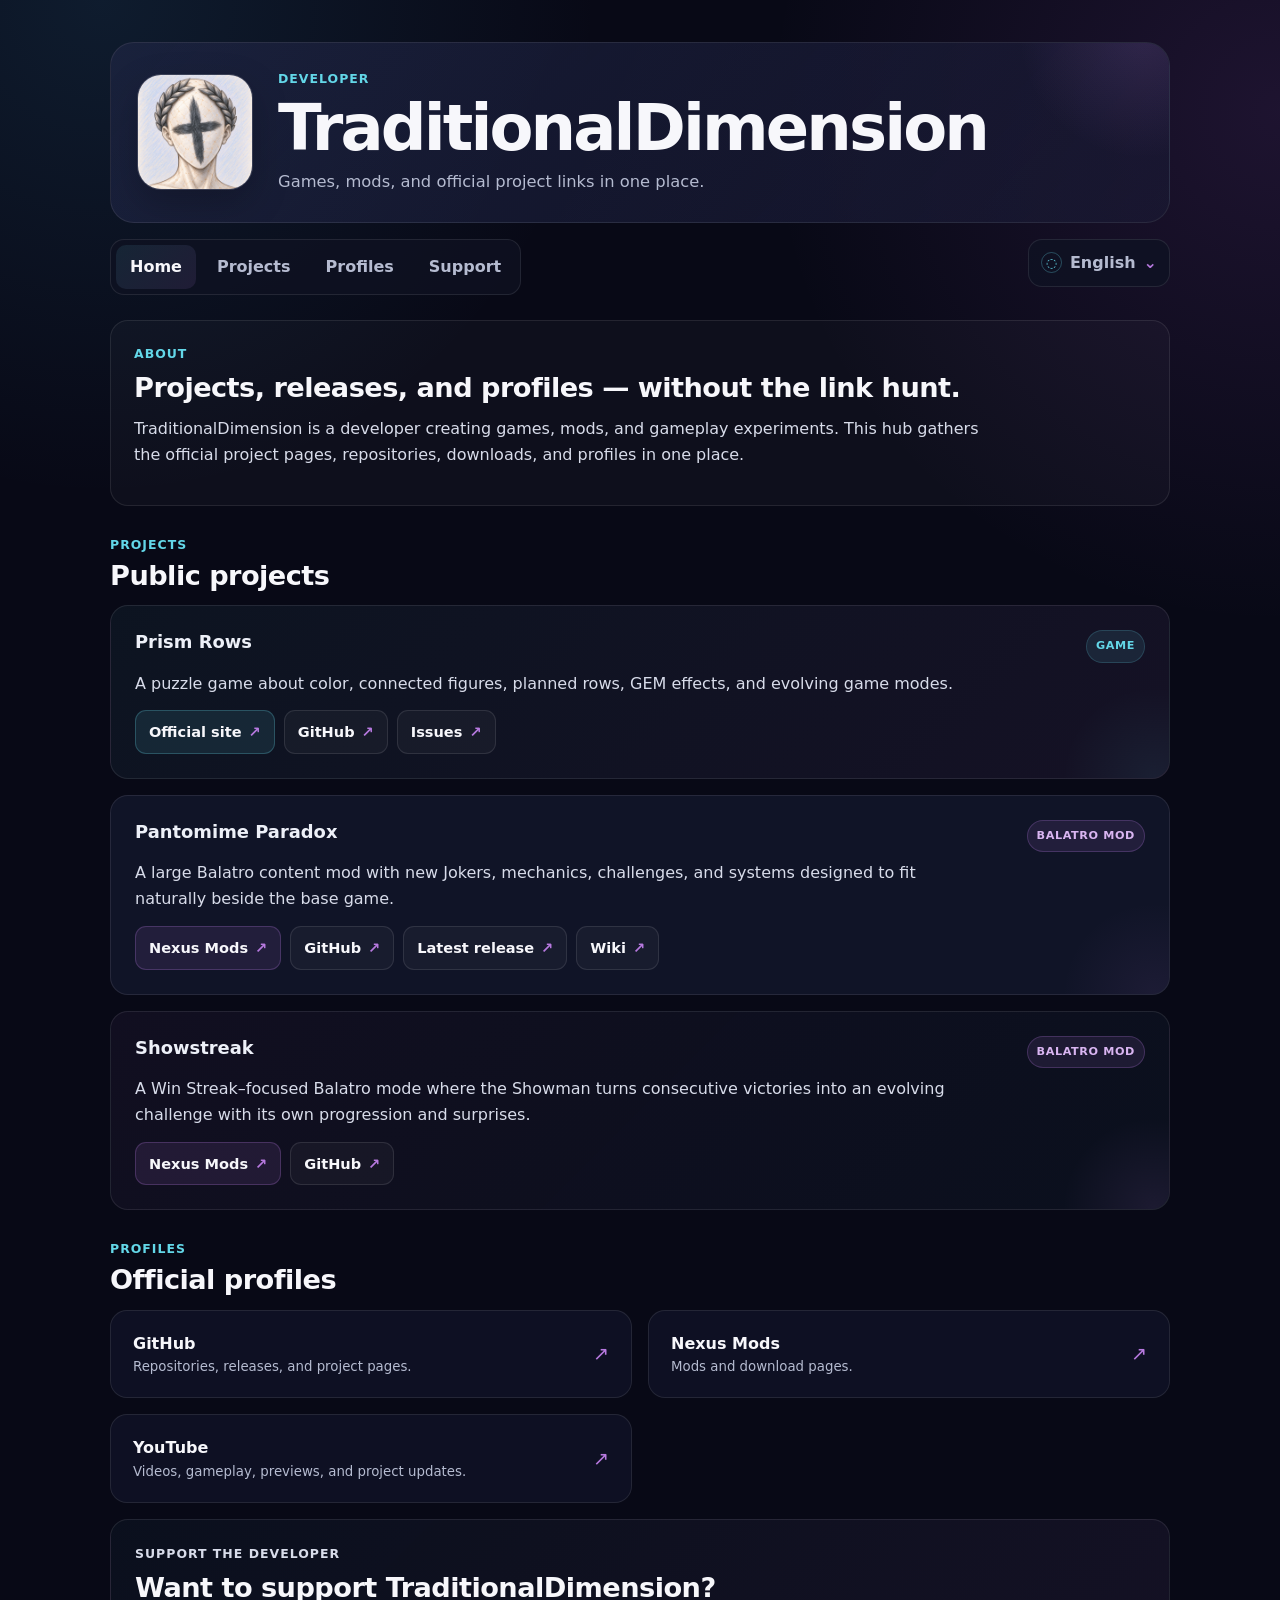
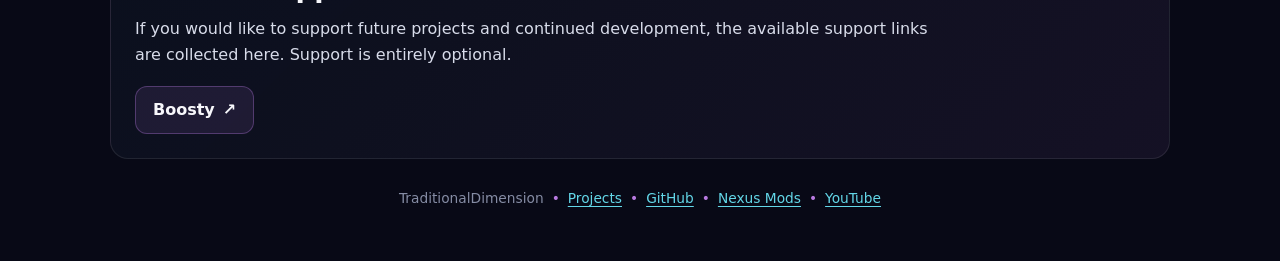
<file: index.html>
<!doctype html>
<html lang="en">
<head>
  <meta charset="utf-8">
  <meta name="viewport" content="width=device-width, initial-scale=1">
  <meta name="description" content="TraditionalDimension — official projects, profiles, and links.">
  <meta name="theme-color" content="#080916">
  <title>TraditionalDimension</title>
  <link rel="canonical" href="https://traditionaldimension.github.io/">
  <link rel="alternate" hreflang="en" href="https://traditionaldimension.github.io/">
  <link rel="alternate" hreflang="de" href="https://traditionaldimension.github.io/index-de.html">
  <link rel="alternate" hreflang="fr" href="https://traditionaldimension.github.io/index-fr.html">
  <link rel="alternate" hreflang="pl" href="https://traditionaldimension.github.io/index-pl.html">
  <link rel="alternate" hreflang="ru" href="https://traditionaldimension.github.io/index-ru.html">
  <link rel="alternate" hreflang="zh-Hans" href="https://traditionaldimension.github.io/index-zh.html">
  <link rel="alternate" hreflang="tr" href="https://traditionaldimension.github.io/index-tr.html">
  <link rel="alternate" hreflang="es" href="https://traditionaldimension.github.io/index-es.html">
  <link rel="alternate" hreflang="pt" href="https://traditionaldimension.github.io/index-pt.html">
  <link rel="alternate" hreflang="x-default" href="https://traditionaldimension.github.io/">
  <meta property="og:title" content="TraditionalDimension">
  <meta property="og:description" content="Games, mods, and official project links in one place.">
  <meta property="og:type" content="website">
  <meta property="og:url" content="https://traditionaldimension.github.io/">
  <meta property="og:image" content="https://traditionaldimension.github.io/traditionaldimension-icon-r3.png">
  <link rel="icon" href="traditionaldimension-icon-r3.png" type="image/png">
  <link rel="apple-touch-icon" href="traditionaldimension-icon-r3.png">
  <link rel="stylesheet" href="styles-r3.css">
</head>
<body>
<main class="shell">
  <header class="hero" id="home">
    <img class="author-icon" src="traditionaldimension-icon-r3.png" alt="TraditionalDimension" width="116" height="116">
    <div class="hero-copy">
      <p class="eyebrow">Developer</p>
      <h1>TraditionalDimension</h1>
      <p class="tagline">Games, mods, and official project links in one place.</p>
    </div>
  </header>
  <div class="page-bar">
    <nav class="nav" aria-label="Navigation">
      <a class="nav-link active" href="#home">Home</a>
      <a class="nav-link" href="#projects">Projects</a>
      <a class="nav-link" href="#profiles">Profiles</a>
      <a class="nav-link" href="#support">Support</a>
    </nav>
    <details class="language-menu">
      <summary aria-label="Language"><span class="globe" aria-hidden="true">◌</span>English<span class="menu-chevron" aria-hidden="true">⌄</span></summary>
      <div class="language-popover">
        <a class="current" aria-current="true" href="index.html" hreflang="en">English</a>
        <a href="index-de.html" hreflang="de">Deutsch</a>
        <a href="index-fr.html" hreflang="fr">Français</a>
        <a href="index-pl.html" hreflang="pl">Polski</a>
        <a href="index-ru.html" hreflang="ru">Русский</a>
        <a href="index-zh.html" hreflang="zh-Hans">中文</a>
        <a href="index-tr.html" hreflang="tr">Türkçe</a>
        <a href="index-es.html" hreflang="es">Español</a>
        <a href="index-pt.html" hreflang="pt">Português</a>
      </div>
    </details>
  </div>
  <section class="intro">
    <p class="section-kicker">About</p>
    <h2>Projects, releases, and profiles — without the link hunt.</h2>
    <p>TraditionalDimension is a developer creating games, mods, and gameplay experiments. This hub gathers the official project pages, repositories, downloads, and profiles in one place.</p>
  </section>

  <div class="section-head" id="projects">
    <p class="section-kicker">Projects</p>
    <h2>Public projects</h2>
  </div>
  <section class="project-grid" aria-label="Public projects">
    <article class="project-card featured prism-card">
      <div class="project-top">
        <div><h3>Prism Rows</h3></div>
        <span class="project-kind">Game</span>
      </div>
      <p>A puzzle game about color, connected figures, planned rows, GEM effects, and evolving game modes.</p>
      <div class="project-links">
        <a class="project-link primary" href="https://traditionaldimension.github.io/prism-rows/">Official site <span class="ext" aria-hidden="true">↗</span></a>
        <a class="project-link" href="https://github.com/TraditionalDimension/prism-rows">GitHub <span class="ext" aria-hidden="true">↗</span></a>
        <a class="project-link" href="https://github.com/TraditionalDimension/prism-rows/issues">Issues <span class="ext" aria-hidden="true">↗</span></a>
      </div>
    </article>

    <article class="project-card pantomime-card">
      <div class="project-top">
        <div><h3>Pantomime Paradox</h3></div>
        <span class="project-kind violet-kind">Balatro mod</span>
      </div>
      <p>A large Balatro content mod with new Jokers, mechanics, challenges, and systems designed to fit naturally beside the base game.</p>
      <div class="project-links">
        <a class="project-link violet" href="https://www.nexusmods.com/balatro/mods/592">Nexus Mods <span class="ext" aria-hidden="true">↗</span></a>
        <a class="project-link" href="https://github.com/TraditionalDimension/PantomimeParadox">GitHub <span class="ext" aria-hidden="true">↗</span></a>
        <a class="project-link" href="https://github.com/TraditionalDimension/PantomimeParadox/releases/latest">Latest release <span class="ext" aria-hidden="true">↗</span></a>
        <a class="project-link" href="https://balatromods.miraheze.org/wiki/Pantomime_Paradox">Wiki <span class="ext" aria-hidden="true">↗</span></a>
      </div>
    </article>

    <article class="project-card showstreak-card">
      <div class="project-top">
        <div><h3>Showstreak</h3></div>
        <span class="project-kind violet-kind">Balatro mod</span>
      </div>
      <p>A Win Streak–focused Balatro mode where the Showman turns consecutive victories into an evolving challenge with its own progression and surprises.</p>
      <div class="project-links">
        <a class="project-link violet" href="https://www.nexusmods.com/balatro/mods/947">Nexus Mods <span class="ext" aria-hidden="true">↗</span></a>
        <a class="project-link" href="https://github.com/TraditionalDimension/Showstreak">GitHub <span class="ext" aria-hidden="true">↗</span></a>
      </div>
    </article>
  </section>

  <div class="section-head" id="profiles">
    <p class="section-kicker">Profiles</p>
    <h2>Official profiles</h2>
  </div>
  <section class="profile-grid" aria-label="Official profiles">
    <a class="link-card" href="https://github.com/TraditionalDimension">
      <span><strong>GitHub</strong><small>Repositories, releases, and project pages.</small></span>
      <span class="link-arrow" aria-hidden="true">↗</span>
    </a>
    <a class="link-card" href="https://www.nexusmods.com/profile/TraditionalDimension">
      <span><strong>Nexus Mods</strong><small>Mods and download pages.</small></span>
      <span class="link-arrow" aria-hidden="true">↗</span>
    </a>
    <a class="link-card" href="https://www.youtube.com/@TraditionalDimension">
      <span><strong>YouTube</strong><small>Videos, gameplay, previews, and project updates.</small></span>
      <span class="link-arrow" aria-hidden="true">↗</span>
    </a>
  </section>

  <section class="support-card" id="support">
    <p class="section-kicker">Support the developer</p>
    <h2>Want to support TraditionalDimension?</h2>
    <p>If you would like to support future projects and continued development, the available support links are collected here. Support is entirely optional.</p>
    <div class="support-links">
      <a class="support-button" href="https://boosty.to/traditionaldimension">Boosty <span aria-hidden="true">↗</span></a>
    </div>
  </section>

  <footer>
    <span>TraditionalDimension</span><span class="dot">•</span>
    <a href="#projects">Projects</a><span class="dot">•</span>
    <a href="https://github.com/TraditionalDimension">GitHub</a><span class="dot">•</span>
    <a href="https://www.nexusmods.com/profile/TraditionalDimension">Nexus Mods</a><span class="dot">•</span>
    <a href="https://www.youtube.com/@TraditionalDimension">YouTube</a>
  </footer>
</main>
</body>
</html>
</file>
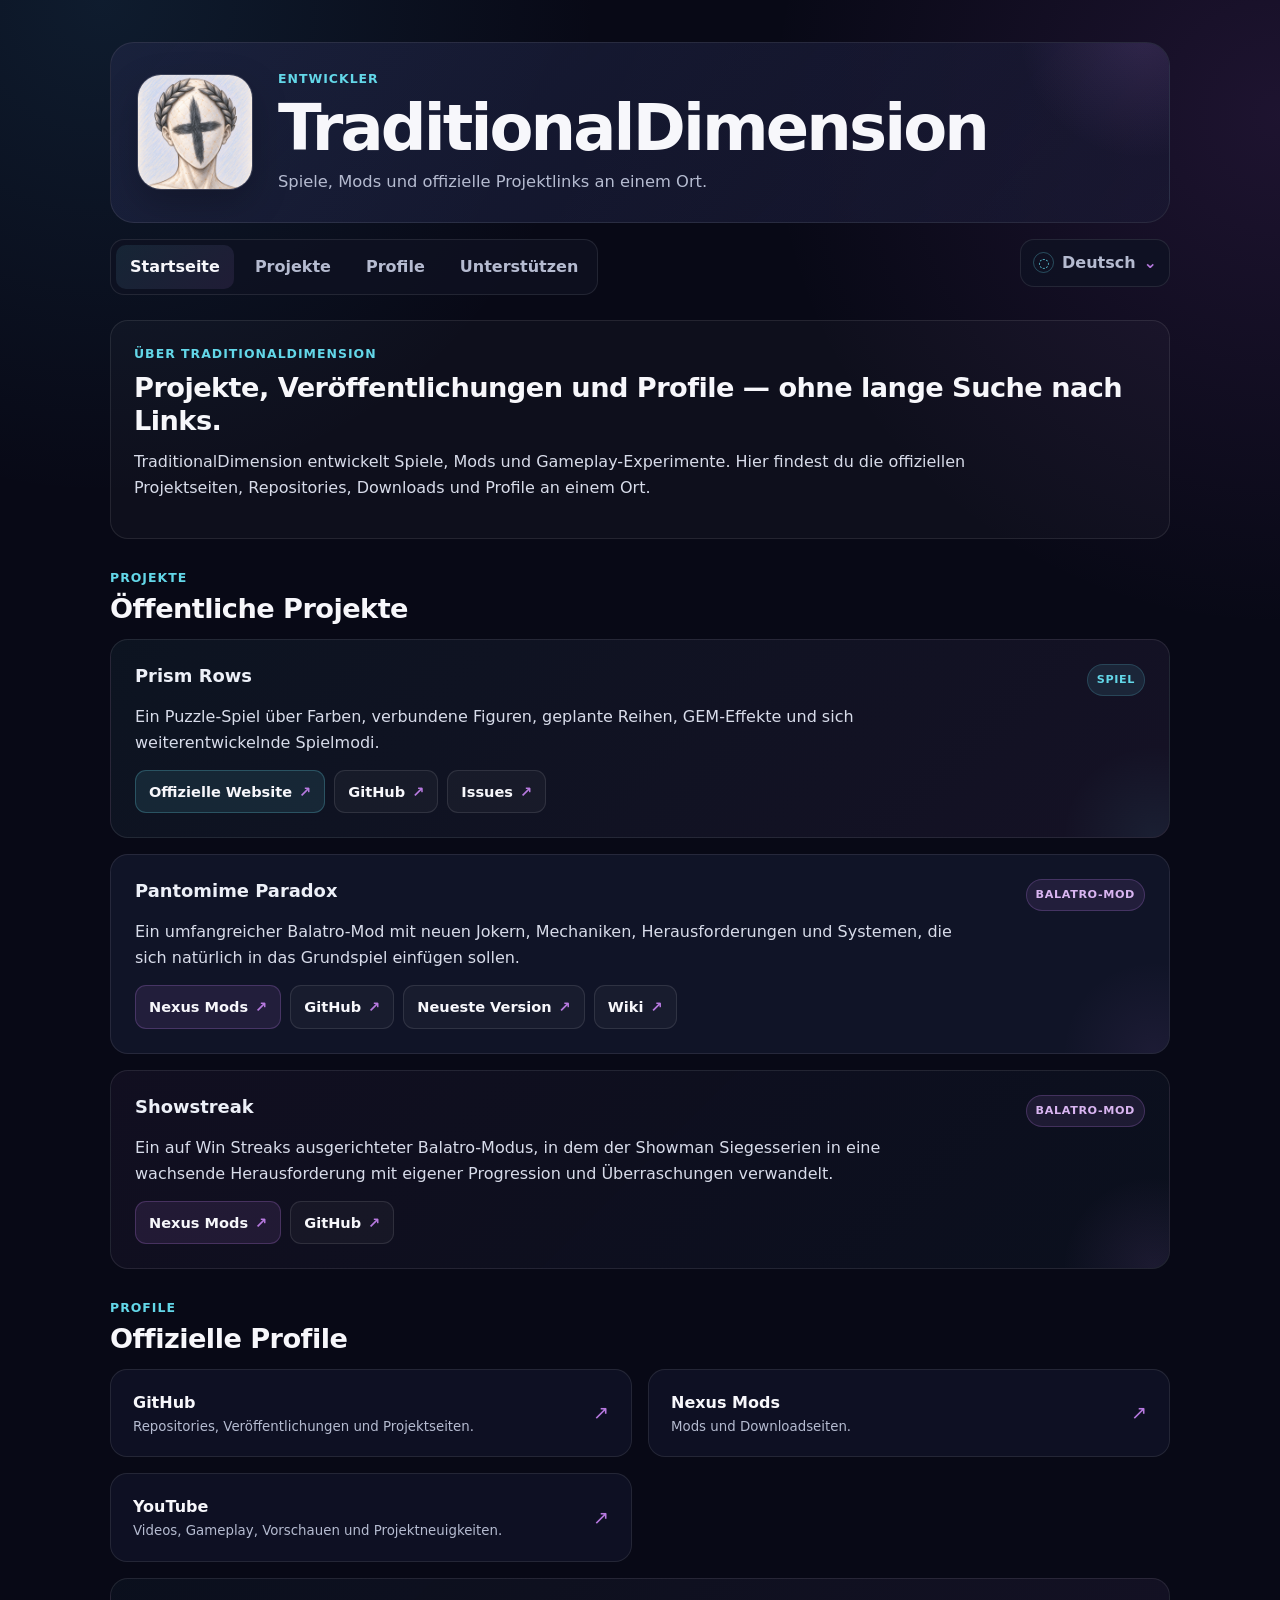
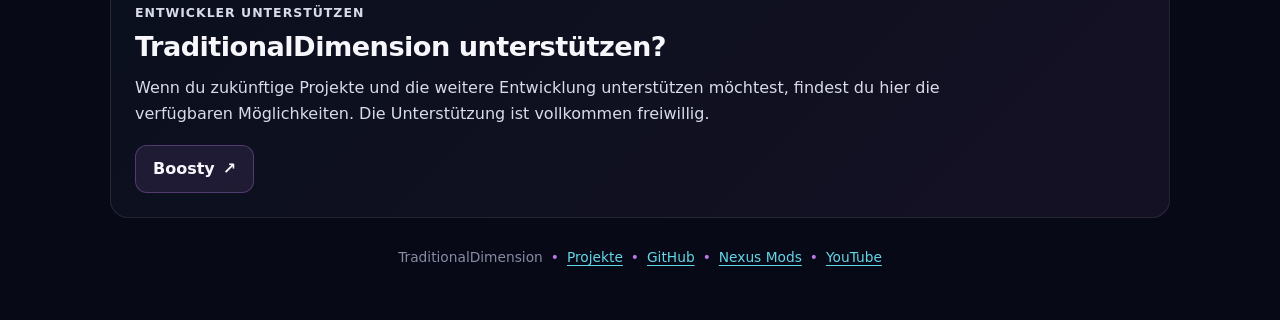
<file: index-de.html>
<!doctype html>
<html lang="de">
<head>
  <meta charset="utf-8">
  <meta name="viewport" content="width=device-width, initial-scale=1">
  <meta name="description" content="TraditionalDimension — offizielle Projekte, Profile und Links.">
  <meta name="theme-color" content="#080916">
  <title>TraditionalDimension</title>
  <link rel="canonical" href="https://traditionaldimension.github.io/index-de.html">
  <link rel="alternate" hreflang="en" href="https://traditionaldimension.github.io/">
  <link rel="alternate" hreflang="de" href="https://traditionaldimension.github.io/index-de.html">
  <link rel="alternate" hreflang="fr" href="https://traditionaldimension.github.io/index-fr.html">
  <link rel="alternate" hreflang="pl" href="https://traditionaldimension.github.io/index-pl.html">
  <link rel="alternate" hreflang="ru" href="https://traditionaldimension.github.io/index-ru.html">
  <link rel="alternate" hreflang="zh-Hans" href="https://traditionaldimension.github.io/index-zh.html">
  <link rel="alternate" hreflang="tr" href="https://traditionaldimension.github.io/index-tr.html">
  <link rel="alternate" hreflang="es" href="https://traditionaldimension.github.io/index-es.html">
  <link rel="alternate" hreflang="pt" href="https://traditionaldimension.github.io/index-pt.html">
  <link rel="alternate" hreflang="x-default" href="https://traditionaldimension.github.io/">
  <meta property="og:title" content="TraditionalDimension">
  <meta property="og:description" content="Spiele, Mods und offizielle Projektlinks an einem Ort.">
  <meta property="og:type" content="website">
  <meta property="og:url" content="https://traditionaldimension.github.io/index-de.html">
  <meta property="og:image" content="https://traditionaldimension.github.io/traditionaldimension-icon-r3.png">
  <link rel="icon" href="traditionaldimension-icon-r3.png" type="image/png">
  <link rel="apple-touch-icon" href="traditionaldimension-icon-r3.png">
  <link rel="stylesheet" href="styles-r3.css">
</head>
<body>
<main class="shell">
  <header class="hero" id="home">
    <img class="author-icon" src="traditionaldimension-icon-r3.png" alt="TraditionalDimension" width="116" height="116">
    <div class="hero-copy">
      <p class="eyebrow">Entwickler</p>
      <h1>TraditionalDimension</h1>
      <p class="tagline">Spiele, Mods und offizielle Projektlinks an einem Ort.</p>
    </div>
  </header>
  <div class="page-bar">
    <nav class="nav" aria-label="Navigation">
      <a class="nav-link active" href="#home">Startseite</a>
      <a class="nav-link" href="#projects">Projekte</a>
      <a class="nav-link" href="#profiles">Profile</a>
      <a class="nav-link" href="#support">Unterstützen</a>
    </nav>
    <details class="language-menu">
      <summary aria-label="Sprache"><span class="globe" aria-hidden="true">◌</span>Deutsch<span class="menu-chevron" aria-hidden="true">⌄</span></summary>
      <div class="language-popover">
        <a href="index.html" hreflang="en">English</a>
        <a class="current" aria-current="true" href="index-de.html" hreflang="de">Deutsch</a>
        <a href="index-fr.html" hreflang="fr">Français</a>
        <a href="index-pl.html" hreflang="pl">Polski</a>
        <a href="index-ru.html" hreflang="ru">Русский</a>
        <a href="index-zh.html" hreflang="zh-Hans">中文</a>
        <a href="index-tr.html" hreflang="tr">Türkçe</a>
        <a href="index-es.html" hreflang="es">Español</a>
        <a href="index-pt.html" hreflang="pt">Português</a>
      </div>
    </details>
  </div>
  <section class="intro">
    <p class="section-kicker">Über TraditionalDimension</p>
    <h2>Projekte, Veröffentlichungen und Profile — ohne lange Suche nach Links.</h2>
    <p>TraditionalDimension entwickelt Spiele, Mods und Gameplay-Experimente. Hier findest du die offiziellen Projektseiten, Repositories, Downloads und Profile an einem Ort.</p>
  </section>

  <div class="section-head" id="projects">
    <p class="section-kicker">Projekte</p>
    <h2>Öffentliche Projekte</h2>
  </div>
  <section class="project-grid" aria-label="Öffentliche Projekte">
    <article class="project-card featured prism-card">
      <div class="project-top">
        <div><h3>Prism Rows</h3></div>
        <span class="project-kind">Spiel</span>
      </div>
      <p>Ein Puzzle-Spiel über Farben, verbundene Figuren, geplante Reihen, GEM-Effekte und sich weiterentwickelnde Spielmodi.</p>
      <div class="project-links">
        <a class="project-link primary" href="https://traditionaldimension.github.io/prism-rows/">Offizielle Website <span class="ext" aria-hidden="true">↗</span></a>
        <a class="project-link" href="https://github.com/TraditionalDimension/prism-rows">GitHub <span class="ext" aria-hidden="true">↗</span></a>
        <a class="project-link" href="https://github.com/TraditionalDimension/prism-rows/issues">Issues <span class="ext" aria-hidden="true">↗</span></a>
      </div>
    </article>

    <article class="project-card pantomime-card">
      <div class="project-top">
        <div><h3>Pantomime Paradox</h3></div>
        <span class="project-kind violet-kind">Balatro-Mod</span>
      </div>
      <p>Ein umfangreicher Balatro-Mod mit neuen Jokern, Mechaniken, Herausforderungen und Systemen, die sich natürlich in das Grundspiel einfügen sollen.</p>
      <div class="project-links">
        <a class="project-link violet" href="https://www.nexusmods.com/balatro/mods/592">Nexus Mods <span class="ext" aria-hidden="true">↗</span></a>
        <a class="project-link" href="https://github.com/TraditionalDimension/PantomimeParadox">GitHub <span class="ext" aria-hidden="true">↗</span></a>
        <a class="project-link" href="https://github.com/TraditionalDimension/PantomimeParadox/releases/latest">Neueste Version <span class="ext" aria-hidden="true">↗</span></a>
        <a class="project-link" href="https://balatromods.miraheze.org/wiki/Pantomime_Paradox">Wiki <span class="ext" aria-hidden="true">↗</span></a>
      </div>
    </article>

    <article class="project-card showstreak-card">
      <div class="project-top">
        <div><h3>Showstreak</h3></div>
        <span class="project-kind violet-kind">Balatro-Mod</span>
      </div>
      <p>Ein auf Win Streaks ausgerichteter Balatro-Modus, in dem der Showman Siegesserien in eine wachsende Herausforderung mit eigener Progression und Überraschungen verwandelt.</p>
      <div class="project-links">
        <a class="project-link violet" href="https://www.nexusmods.com/balatro/mods/947">Nexus Mods <span class="ext" aria-hidden="true">↗</span></a>
        <a class="project-link" href="https://github.com/TraditionalDimension/Showstreak">GitHub <span class="ext" aria-hidden="true">↗</span></a>
      </div>
    </article>
  </section>

  <div class="section-head" id="profiles">
    <p class="section-kicker">Profile</p>
    <h2>Offizielle Profile</h2>
  </div>
  <section class="profile-grid" aria-label="Offizielle Profile">
    <a class="link-card" href="https://github.com/TraditionalDimension">
      <span><strong>GitHub</strong><small>Repositories, Veröffentlichungen und Projektseiten.</small></span>
      <span class="link-arrow" aria-hidden="true">↗</span>
    </a>
    <a class="link-card" href="https://www.nexusmods.com/profile/TraditionalDimension">
      <span><strong>Nexus Mods</strong><small>Mods und Downloadseiten.</small></span>
      <span class="link-arrow" aria-hidden="true">↗</span>
    </a>
    <a class="link-card" href="https://www.youtube.com/@TraditionalDimension">
      <span><strong>YouTube</strong><small>Videos, Gameplay, Vorschauen und Projektneuigkeiten.</small></span>
      <span class="link-arrow" aria-hidden="true">↗</span>
    </a>
  </section>

  <section class="support-card" id="support">
    <p class="section-kicker">Entwickler unterstützen</p>
    <h2>TraditionalDimension unterstützen?</h2>
    <p>Wenn du zukünftige Projekte und die weitere Entwicklung unterstützen möchtest, findest du hier die verfügbaren Möglichkeiten. Die Unterstützung ist vollkommen freiwillig.</p>
    <div class="support-links">
      <a class="support-button" href="https://boosty.to/traditionaldimension">Boosty <span aria-hidden="true">↗</span></a>
    </div>
  </section>

  <footer>
    <span>TraditionalDimension</span><span class="dot">•</span>
    <a href="#projects">Projekte</a><span class="dot">•</span>
    <a href="https://github.com/TraditionalDimension">GitHub</a><span class="dot">•</span>
    <a href="https://www.nexusmods.com/profile/TraditionalDimension">Nexus Mods</a><span class="dot">•</span>
    <a href="https://www.youtube.com/@TraditionalDimension">YouTube</a>
  </footer>
</main>
</body>
</html>
</file>
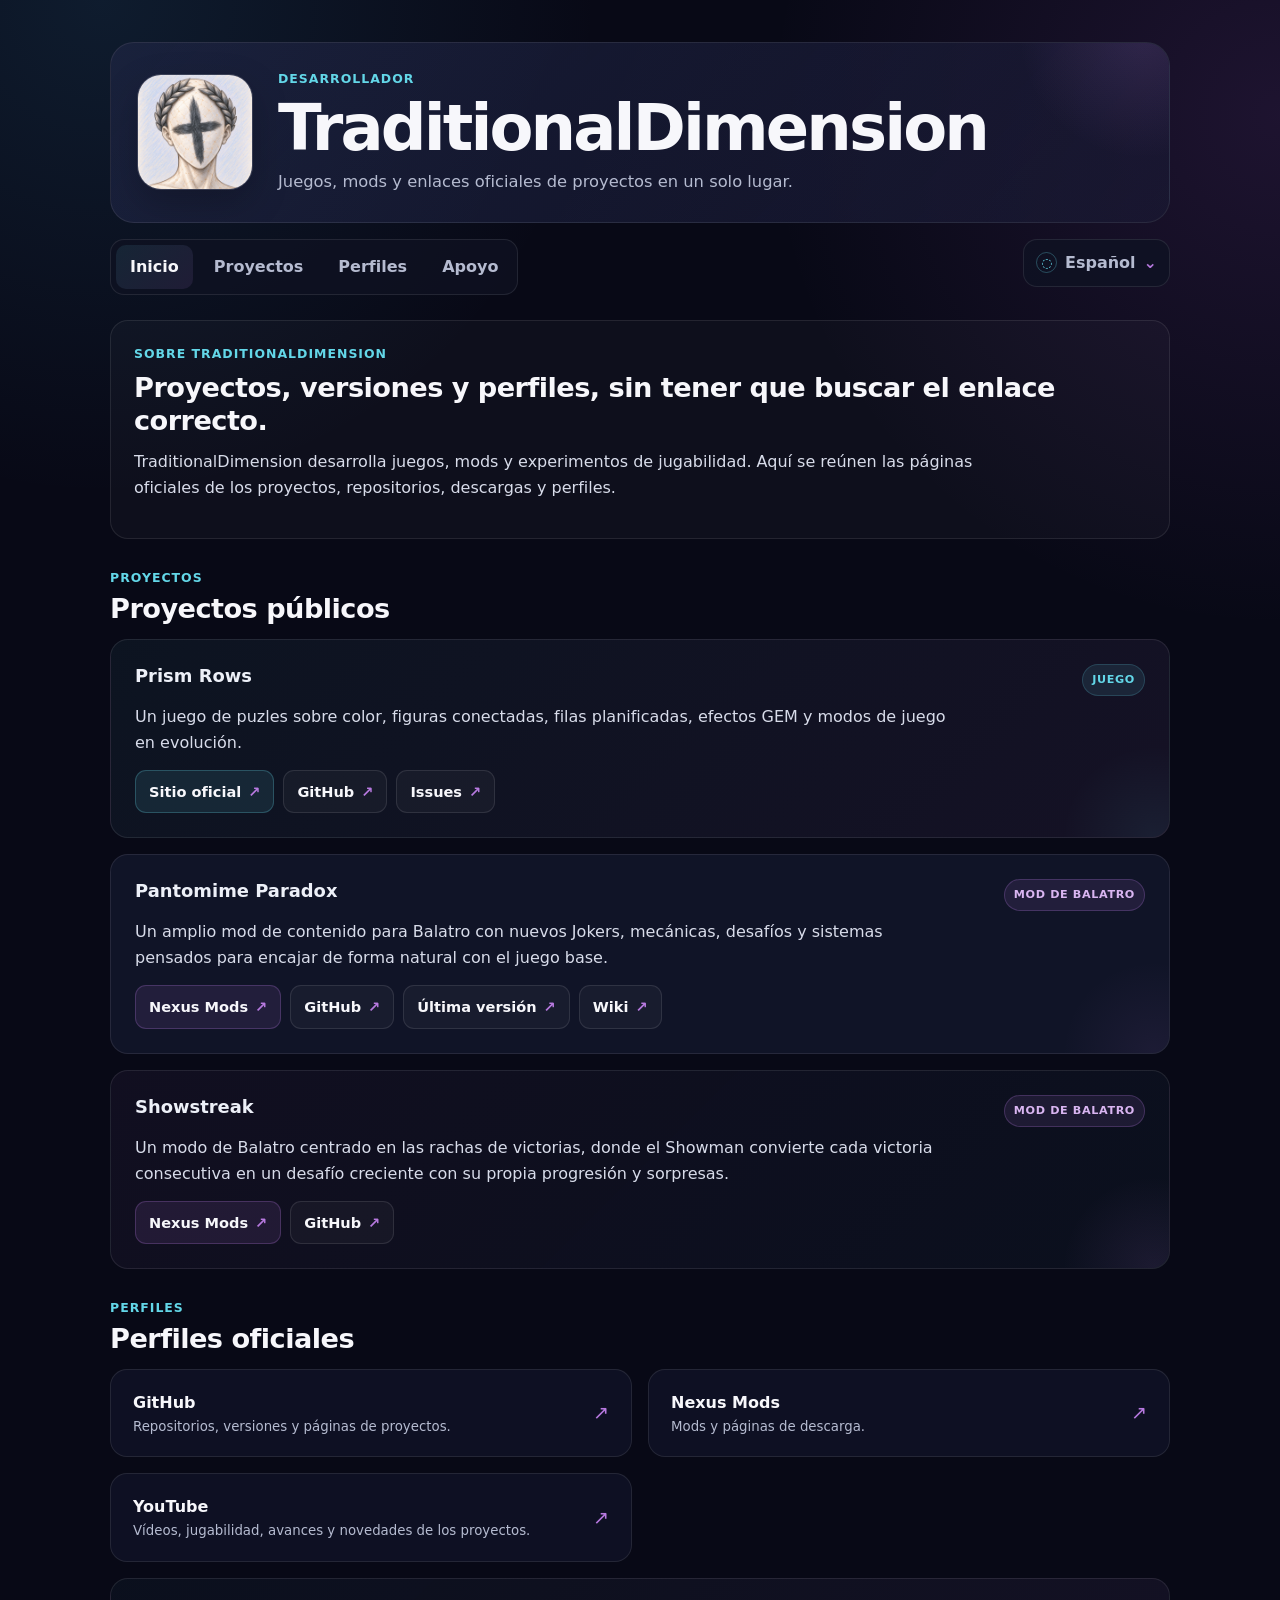
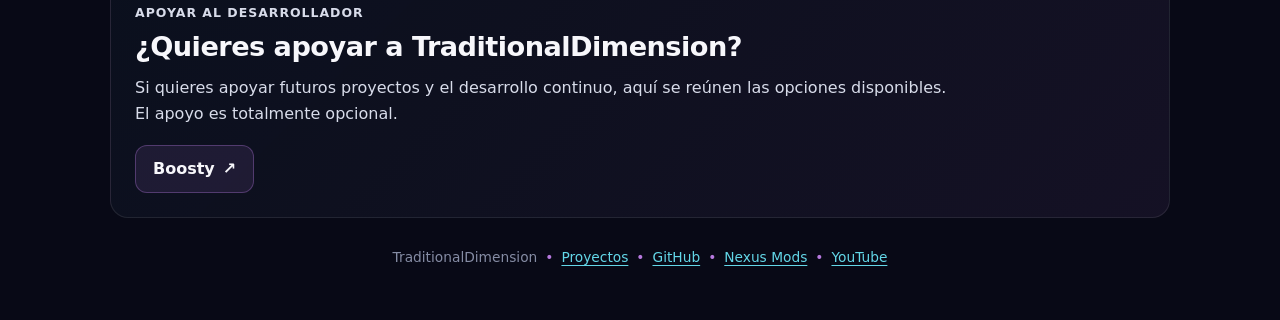
<file: index-es.html>
<!doctype html>
<html lang="es">
<head>
  <meta charset="utf-8">
  <meta name="viewport" content="width=device-width, initial-scale=1">
  <meta name="description" content="TraditionalDimension — proyectos, perfiles y enlaces oficiales.">
  <meta name="theme-color" content="#080916">
  <title>TraditionalDimension</title>
  <link rel="canonical" href="https://traditionaldimension.github.io/index-es.html">
  <link rel="alternate" hreflang="en" href="https://traditionaldimension.github.io/">
  <link rel="alternate" hreflang="de" href="https://traditionaldimension.github.io/index-de.html">
  <link rel="alternate" hreflang="fr" href="https://traditionaldimension.github.io/index-fr.html">
  <link rel="alternate" hreflang="pl" href="https://traditionaldimension.github.io/index-pl.html">
  <link rel="alternate" hreflang="ru" href="https://traditionaldimension.github.io/index-ru.html">
  <link rel="alternate" hreflang="zh-Hans" href="https://traditionaldimension.github.io/index-zh.html">
  <link rel="alternate" hreflang="tr" href="https://traditionaldimension.github.io/index-tr.html">
  <link rel="alternate" hreflang="es" href="https://traditionaldimension.github.io/index-es.html">
  <link rel="alternate" hreflang="pt" href="https://traditionaldimension.github.io/index-pt.html">
  <link rel="alternate" hreflang="x-default" href="https://traditionaldimension.github.io/">
  <meta property="og:title" content="TraditionalDimension">
  <meta property="og:description" content="Juegos, mods y enlaces oficiales de proyectos en un solo lugar.">
  <meta property="og:type" content="website">
  <meta property="og:url" content="https://traditionaldimension.github.io/index-es.html">
  <meta property="og:image" content="https://traditionaldimension.github.io/traditionaldimension-icon-r3.png">
  <link rel="icon" href="traditionaldimension-icon-r3.png" type="image/png">
  <link rel="apple-touch-icon" href="traditionaldimension-icon-r3.png">
  <link rel="stylesheet" href="styles-r3.css">
</head>
<body>
<main class="shell">
  <header class="hero" id="home">
    <img class="author-icon" src="traditionaldimension-icon-r3.png" alt="TraditionalDimension" width="116" height="116">
    <div class="hero-copy">
      <p class="eyebrow">Desarrollador</p>
      <h1>TraditionalDimension</h1>
      <p class="tagline">Juegos, mods y enlaces oficiales de proyectos en un solo lugar.</p>
    </div>
  </header>
  <div class="page-bar">
    <nav class="nav" aria-label="Navegación">
      <a class="nav-link active" href="#home">Inicio</a>
      <a class="nav-link" href="#projects">Proyectos</a>
      <a class="nav-link" href="#profiles">Perfiles</a>
      <a class="nav-link" href="#support">Apoyo</a>
    </nav>
    <details class="language-menu">
      <summary aria-label="Idioma"><span class="globe" aria-hidden="true">◌</span>Español<span class="menu-chevron" aria-hidden="true">⌄</span></summary>
      <div class="language-popover">
        <a href="index.html" hreflang="en">English</a>
        <a href="index-de.html" hreflang="de">Deutsch</a>
        <a href="index-fr.html" hreflang="fr">Français</a>
        <a href="index-pl.html" hreflang="pl">Polski</a>
        <a href="index-ru.html" hreflang="ru">Русский</a>
        <a href="index-zh.html" hreflang="zh-Hans">中文</a>
        <a href="index-tr.html" hreflang="tr">Türkçe</a>
        <a class="current" aria-current="true" href="index-es.html" hreflang="es">Español</a>
        <a href="index-pt.html" hreflang="pt">Português</a>
      </div>
    </details>
  </div>
  <section class="intro">
    <p class="section-kicker">Sobre TraditionalDimension</p>
    <h2>Proyectos, versiones y perfiles, sin tener que buscar el enlace correcto.</h2>
    <p>TraditionalDimension desarrolla juegos, mods y experimentos de jugabilidad. Aquí se reúnen las páginas oficiales de los proyectos, repositorios, descargas y perfiles.</p>
  </section>

  <div class="section-head" id="projects">
    <p class="section-kicker">Proyectos</p>
    <h2>Proyectos públicos</h2>
  </div>
  <section class="project-grid" aria-label="Proyectos públicos">
    <article class="project-card featured prism-card">
      <div class="project-top">
        <div><h3>Prism Rows</h3></div>
        <span class="project-kind">Juego</span>
      </div>
      <p>Un juego de puzles sobre color, figuras conectadas, filas planificadas, efectos GEM y modos de juego en evolución.</p>
      <div class="project-links">
        <a class="project-link primary" href="https://traditionaldimension.github.io/prism-rows/">Sitio oficial <span class="ext" aria-hidden="true">↗</span></a>
        <a class="project-link" href="https://github.com/TraditionalDimension/prism-rows">GitHub <span class="ext" aria-hidden="true">↗</span></a>
        <a class="project-link" href="https://github.com/TraditionalDimension/prism-rows/issues">Issues <span class="ext" aria-hidden="true">↗</span></a>
      </div>
    </article>

    <article class="project-card pantomime-card">
      <div class="project-top">
        <div><h3>Pantomime Paradox</h3></div>
        <span class="project-kind violet-kind">Mod de Balatro</span>
      </div>
      <p>Un amplio mod de contenido para Balatro con nuevos Jokers, mecánicas, desafíos y sistemas pensados para encajar de forma natural con el juego base.</p>
      <div class="project-links">
        <a class="project-link violet" href="https://www.nexusmods.com/balatro/mods/592">Nexus Mods <span class="ext" aria-hidden="true">↗</span></a>
        <a class="project-link" href="https://github.com/TraditionalDimension/PantomimeParadox">GitHub <span class="ext" aria-hidden="true">↗</span></a>
        <a class="project-link" href="https://github.com/TraditionalDimension/PantomimeParadox/releases/latest">Última versión <span class="ext" aria-hidden="true">↗</span></a>
        <a class="project-link" href="https://balatromods.miraheze.org/wiki/Pantomime_Paradox">Wiki <span class="ext" aria-hidden="true">↗</span></a>
      </div>
    </article>

    <article class="project-card showstreak-card">
      <div class="project-top">
        <div><h3>Showstreak</h3></div>
        <span class="project-kind violet-kind">Mod de Balatro</span>
      </div>
      <p>Un modo de Balatro centrado en las rachas de victorias, donde el Showman convierte cada victoria consecutiva en un desafío creciente con su propia progresión y sorpresas.</p>
      <div class="project-links">
        <a class="project-link violet" href="https://www.nexusmods.com/balatro/mods/947">Nexus Mods <span class="ext" aria-hidden="true">↗</span></a>
        <a class="project-link" href="https://github.com/TraditionalDimension/Showstreak">GitHub <span class="ext" aria-hidden="true">↗</span></a>
      </div>
    </article>
  </section>

  <div class="section-head" id="profiles">
    <p class="section-kicker">Perfiles</p>
    <h2>Perfiles oficiales</h2>
  </div>
  <section class="profile-grid" aria-label="Perfiles oficiales">
    <a class="link-card" href="https://github.com/TraditionalDimension">
      <span><strong>GitHub</strong><small>Repositorios, versiones y páginas de proyectos.</small></span>
      <span class="link-arrow" aria-hidden="true">↗</span>
    </a>
    <a class="link-card" href="https://www.nexusmods.com/profile/TraditionalDimension">
      <span><strong>Nexus Mods</strong><small>Mods y páginas de descarga.</small></span>
      <span class="link-arrow" aria-hidden="true">↗</span>
    </a>
    <a class="link-card" href="https://www.youtube.com/@TraditionalDimension">
      <span><strong>YouTube</strong><small>Vídeos, jugabilidad, avances y novedades de los proyectos.</small></span>
      <span class="link-arrow" aria-hidden="true">↗</span>
    </a>
  </section>

  <section class="support-card" id="support">
    <p class="section-kicker">Apoyar al desarrollador</p>
    <h2>¿Quieres apoyar a TraditionalDimension?</h2>
    <p>Si quieres apoyar futuros proyectos y el desarrollo continuo, aquí se reúnen las opciones disponibles. El apoyo es totalmente opcional.</p>
    <div class="support-links">
      <a class="support-button" href="https://boosty.to/traditionaldimension">Boosty <span aria-hidden="true">↗</span></a>
    </div>
  </section>

  <footer>
    <span>TraditionalDimension</span><span class="dot">•</span>
    <a href="#projects">Proyectos</a><span class="dot">•</span>
    <a href="https://github.com/TraditionalDimension">GitHub</a><span class="dot">•</span>
    <a href="https://www.nexusmods.com/profile/TraditionalDimension">Nexus Mods</a><span class="dot">•</span>
    <a href="https://www.youtube.com/@TraditionalDimension">YouTube</a>
  </footer>
</main>
</body>
</html>
</file>
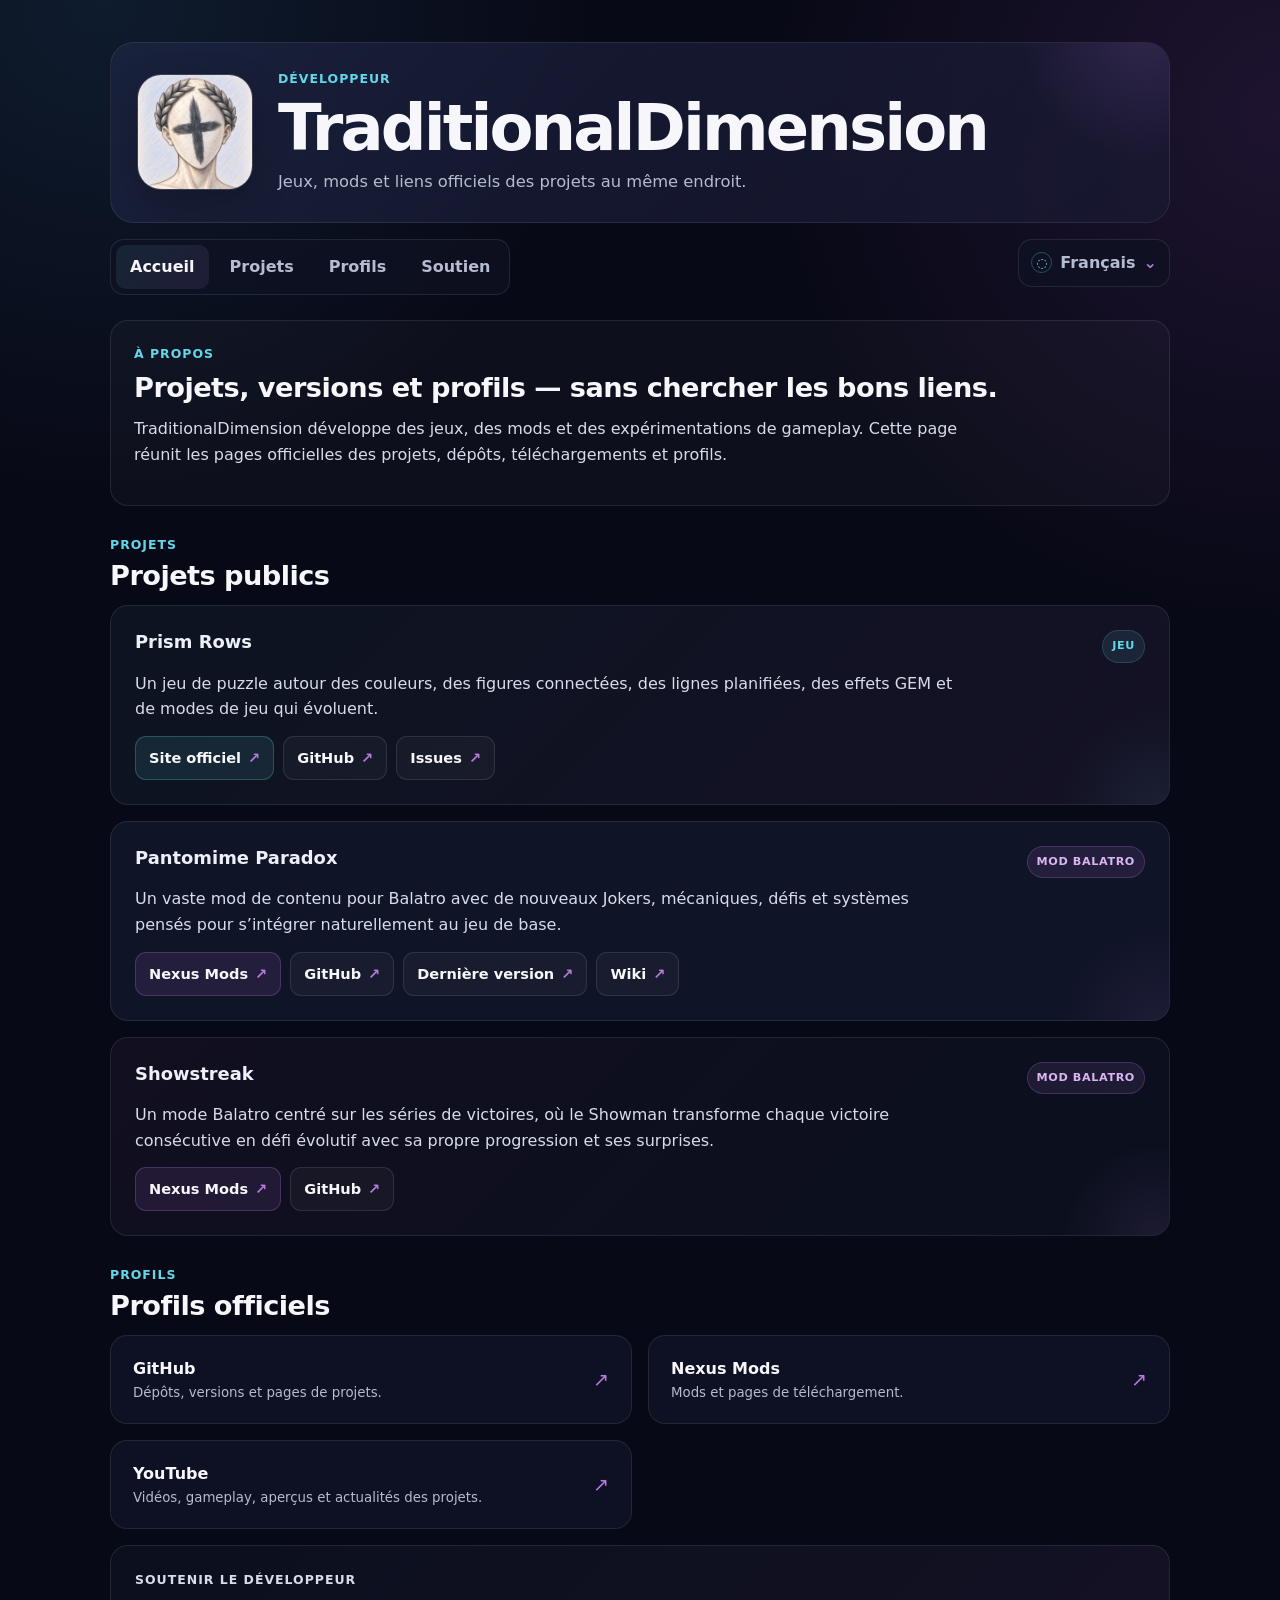
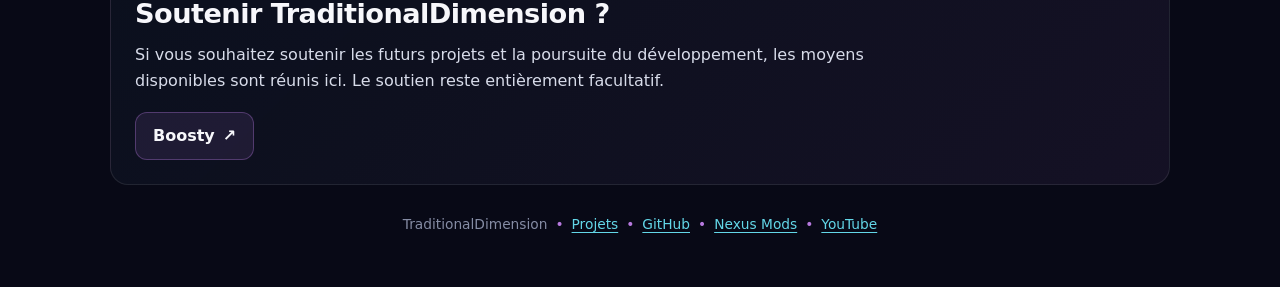
<file: index-fr.html>
<!doctype html>
<html lang="fr">
<head>
  <meta charset="utf-8">
  <meta name="viewport" content="width=device-width, initial-scale=1">
  <meta name="description" content="TraditionalDimension — projets, profils et liens officiels.">
  <meta name="theme-color" content="#080916">
  <title>TraditionalDimension</title>
  <link rel="canonical" href="https://traditionaldimension.github.io/index-fr.html">
  <link rel="alternate" hreflang="en" href="https://traditionaldimension.github.io/">
  <link rel="alternate" hreflang="de" href="https://traditionaldimension.github.io/index-de.html">
  <link rel="alternate" hreflang="fr" href="https://traditionaldimension.github.io/index-fr.html">
  <link rel="alternate" hreflang="pl" href="https://traditionaldimension.github.io/index-pl.html">
  <link rel="alternate" hreflang="ru" href="https://traditionaldimension.github.io/index-ru.html">
  <link rel="alternate" hreflang="zh-Hans" href="https://traditionaldimension.github.io/index-zh.html">
  <link rel="alternate" hreflang="tr" href="https://traditionaldimension.github.io/index-tr.html">
  <link rel="alternate" hreflang="es" href="https://traditionaldimension.github.io/index-es.html">
  <link rel="alternate" hreflang="pt" href="https://traditionaldimension.github.io/index-pt.html">
  <link rel="alternate" hreflang="x-default" href="https://traditionaldimension.github.io/">
  <meta property="og:title" content="TraditionalDimension">
  <meta property="og:description" content="Jeux, mods et liens officiels des projets au même endroit.">
  <meta property="og:type" content="website">
  <meta property="og:url" content="https://traditionaldimension.github.io/index-fr.html">
  <meta property="og:image" content="https://traditionaldimension.github.io/traditionaldimension-icon-r3.png">
  <link rel="icon" href="traditionaldimension-icon-r3.png" type="image/png">
  <link rel="apple-touch-icon" href="traditionaldimension-icon-r3.png">
  <link rel="stylesheet" href="styles-r3.css">
</head>
<body>
<main class="shell">
  <header class="hero" id="home">
    <img class="author-icon" src="traditionaldimension-icon-r3.png" alt="TraditionalDimension" width="116" height="116">
    <div class="hero-copy">
      <p class="eyebrow">Développeur</p>
      <h1>TraditionalDimension</h1>
      <p class="tagline">Jeux, mods et liens officiels des projets au même endroit.</p>
    </div>
  </header>
  <div class="page-bar">
    <nav class="nav" aria-label="Navigation">
      <a class="nav-link active" href="#home">Accueil</a>
      <a class="nav-link" href="#projects">Projets</a>
      <a class="nav-link" href="#profiles">Profils</a>
      <a class="nav-link" href="#support">Soutien</a>
    </nav>
    <details class="language-menu">
      <summary aria-label="Langue"><span class="globe" aria-hidden="true">◌</span>Français<span class="menu-chevron" aria-hidden="true">⌄</span></summary>
      <div class="language-popover">
        <a href="index.html" hreflang="en">English</a>
        <a href="index-de.html" hreflang="de">Deutsch</a>
        <a class="current" aria-current="true" href="index-fr.html" hreflang="fr">Français</a>
        <a href="index-pl.html" hreflang="pl">Polski</a>
        <a href="index-ru.html" hreflang="ru">Русский</a>
        <a href="index-zh.html" hreflang="zh-Hans">中文</a>
        <a href="index-tr.html" hreflang="tr">Türkçe</a>
        <a href="index-es.html" hreflang="es">Español</a>
        <a href="index-pt.html" hreflang="pt">Português</a>
      </div>
    </details>
  </div>
  <section class="intro">
    <p class="section-kicker">À propos</p>
    <h2>Projets, versions et profils — sans chercher les bons liens.</h2>
    <p>TraditionalDimension développe des jeux, des mods et des expérimentations de gameplay. Cette page réunit les pages officielles des projets, dépôts, téléchargements et profils.</p>
  </section>

  <div class="section-head" id="projects">
    <p class="section-kicker">Projets</p>
    <h2>Projets publics</h2>
  </div>
  <section class="project-grid" aria-label="Projets publics">
    <article class="project-card featured prism-card">
      <div class="project-top">
        <div><h3>Prism Rows</h3></div>
        <span class="project-kind">Jeu</span>
      </div>
      <p>Un jeu de puzzle autour des couleurs, des figures connectées, des lignes planifiées, des effets GEM et de modes de jeu qui évoluent.</p>
      <div class="project-links">
        <a class="project-link primary" href="https://traditionaldimension.github.io/prism-rows/">Site officiel <span class="ext" aria-hidden="true">↗</span></a>
        <a class="project-link" href="https://github.com/TraditionalDimension/prism-rows">GitHub <span class="ext" aria-hidden="true">↗</span></a>
        <a class="project-link" href="https://github.com/TraditionalDimension/prism-rows/issues">Issues <span class="ext" aria-hidden="true">↗</span></a>
      </div>
    </article>

    <article class="project-card pantomime-card">
      <div class="project-top">
        <div><h3>Pantomime Paradox</h3></div>
        <span class="project-kind violet-kind">Mod Balatro</span>
      </div>
      <p>Un vaste mod de contenu pour Balatro avec de nouveaux Jokers, mécaniques, défis et systèmes pensés pour s’intégrer naturellement au jeu de base.</p>
      <div class="project-links">
        <a class="project-link violet" href="https://www.nexusmods.com/balatro/mods/592">Nexus Mods <span class="ext" aria-hidden="true">↗</span></a>
        <a class="project-link" href="https://github.com/TraditionalDimension/PantomimeParadox">GitHub <span class="ext" aria-hidden="true">↗</span></a>
        <a class="project-link" href="https://github.com/TraditionalDimension/PantomimeParadox/releases/latest">Dernière version <span class="ext" aria-hidden="true">↗</span></a>
        <a class="project-link" href="https://balatromods.miraheze.org/wiki/Pantomime_Paradox">Wiki <span class="ext" aria-hidden="true">↗</span></a>
      </div>
    </article>

    <article class="project-card showstreak-card">
      <div class="project-top">
        <div><h3>Showstreak</h3></div>
        <span class="project-kind violet-kind">Mod Balatro</span>
      </div>
      <p>Un mode Balatro centré sur les séries de victoires, où le Showman transforme chaque victoire consécutive en défi évolutif avec sa propre progression et ses surprises.</p>
      <div class="project-links">
        <a class="project-link violet" href="https://www.nexusmods.com/balatro/mods/947">Nexus Mods <span class="ext" aria-hidden="true">↗</span></a>
        <a class="project-link" href="https://github.com/TraditionalDimension/Showstreak">GitHub <span class="ext" aria-hidden="true">↗</span></a>
      </div>
    </article>
  </section>

  <div class="section-head" id="profiles">
    <p class="section-kicker">Profils</p>
    <h2>Profils officiels</h2>
  </div>
  <section class="profile-grid" aria-label="Profils officiels">
    <a class="link-card" href="https://github.com/TraditionalDimension">
      <span><strong>GitHub</strong><small>Dépôts, versions et pages de projets.</small></span>
      <span class="link-arrow" aria-hidden="true">↗</span>
    </a>
    <a class="link-card" href="https://www.nexusmods.com/profile/TraditionalDimension">
      <span><strong>Nexus Mods</strong><small>Mods et pages de téléchargement.</small></span>
      <span class="link-arrow" aria-hidden="true">↗</span>
    </a>
    <a class="link-card" href="https://www.youtube.com/@TraditionalDimension">
      <span><strong>YouTube</strong><small>Vidéos, gameplay, aperçus et actualités des projets.</small></span>
      <span class="link-arrow" aria-hidden="true">↗</span>
    </a>
  </section>

  <section class="support-card" id="support">
    <p class="section-kicker">Soutenir le développeur</p>
    <h2>Soutenir TraditionalDimension ?</h2>
    <p>Si vous souhaitez soutenir les futurs projets et la poursuite du développement, les moyens disponibles sont réunis ici. Le soutien reste entièrement facultatif.</p>
    <div class="support-links">
      <a class="support-button" href="https://boosty.to/traditionaldimension">Boosty <span aria-hidden="true">↗</span></a>
    </div>
  </section>

  <footer>
    <span>TraditionalDimension</span><span class="dot">•</span>
    <a href="#projects">Projets</a><span class="dot">•</span>
    <a href="https://github.com/TraditionalDimension">GitHub</a><span class="dot">•</span>
    <a href="https://www.nexusmods.com/profile/TraditionalDimension">Nexus Mods</a><span class="dot">•</span>
    <a href="https://www.youtube.com/@TraditionalDimension">YouTube</a>
  </footer>
</main>
</body>
</html>
</file>
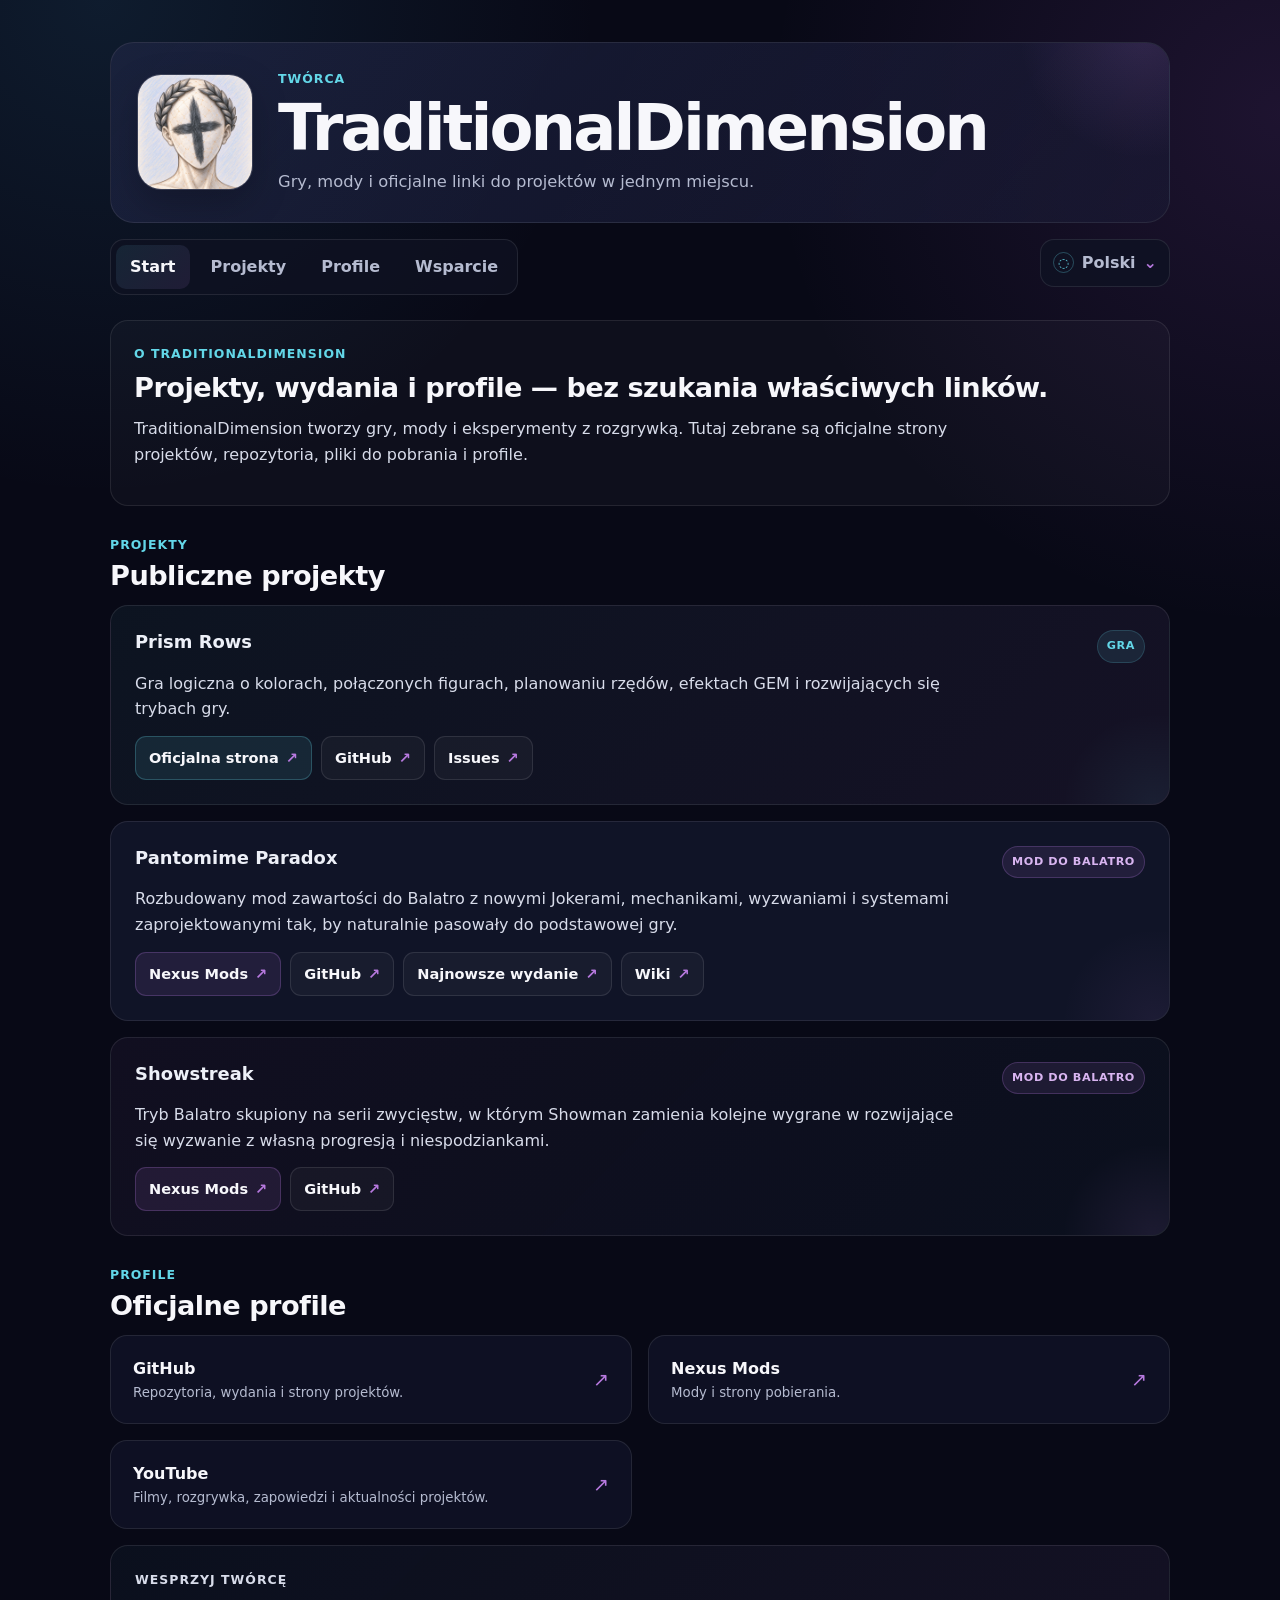
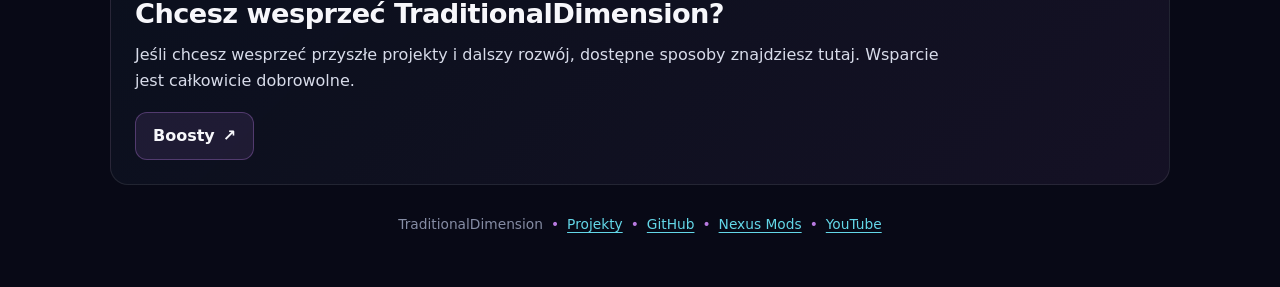
<file: index-pl.html>
<!doctype html>
<html lang="pl">
<head>
  <meta charset="utf-8">
  <meta name="viewport" content="width=device-width, initial-scale=1">
  <meta name="description" content="TraditionalDimension — oficjalne projekty, profile i linki.">
  <meta name="theme-color" content="#080916">
  <title>TraditionalDimension</title>
  <link rel="canonical" href="https://traditionaldimension.github.io/index-pl.html">
  <link rel="alternate" hreflang="en" href="https://traditionaldimension.github.io/">
  <link rel="alternate" hreflang="de" href="https://traditionaldimension.github.io/index-de.html">
  <link rel="alternate" hreflang="fr" href="https://traditionaldimension.github.io/index-fr.html">
  <link rel="alternate" hreflang="pl" href="https://traditionaldimension.github.io/index-pl.html">
  <link rel="alternate" hreflang="ru" href="https://traditionaldimension.github.io/index-ru.html">
  <link rel="alternate" hreflang="zh-Hans" href="https://traditionaldimension.github.io/index-zh.html">
  <link rel="alternate" hreflang="tr" href="https://traditionaldimension.github.io/index-tr.html">
  <link rel="alternate" hreflang="es" href="https://traditionaldimension.github.io/index-es.html">
  <link rel="alternate" hreflang="pt" href="https://traditionaldimension.github.io/index-pt.html">
  <link rel="alternate" hreflang="x-default" href="https://traditionaldimension.github.io/">
  <meta property="og:title" content="TraditionalDimension">
  <meta property="og:description" content="Gry, mody i oficjalne linki do projektów w jednym miejscu.">
  <meta property="og:type" content="website">
  <meta property="og:url" content="https://traditionaldimension.github.io/index-pl.html">
  <meta property="og:image" content="https://traditionaldimension.github.io/traditionaldimension-icon-r3.png">
  <link rel="icon" href="traditionaldimension-icon-r3.png" type="image/png">
  <link rel="apple-touch-icon" href="traditionaldimension-icon-r3.png">
  <link rel="stylesheet" href="styles-r3.css">
</head>
<body>
<main class="shell">
  <header class="hero" id="home">
    <img class="author-icon" src="traditionaldimension-icon-r3.png" alt="TraditionalDimension" width="116" height="116">
    <div class="hero-copy">
      <p class="eyebrow">Twórca</p>
      <h1>TraditionalDimension</h1>
      <p class="tagline">Gry, mody i oficjalne linki do projektów w jednym miejscu.</p>
    </div>
  </header>
  <div class="page-bar">
    <nav class="nav" aria-label="Nawigacja">
      <a class="nav-link active" href="#home">Start</a>
      <a class="nav-link" href="#projects">Projekty</a>
      <a class="nav-link" href="#profiles">Profile</a>
      <a class="nav-link" href="#support">Wsparcie</a>
    </nav>
    <details class="language-menu">
      <summary aria-label="Język"><span class="globe" aria-hidden="true">◌</span>Polski<span class="menu-chevron" aria-hidden="true">⌄</span></summary>
      <div class="language-popover">
        <a href="index.html" hreflang="en">English</a>
        <a href="index-de.html" hreflang="de">Deutsch</a>
        <a href="index-fr.html" hreflang="fr">Français</a>
        <a class="current" aria-current="true" href="index-pl.html" hreflang="pl">Polski</a>
        <a href="index-ru.html" hreflang="ru">Русский</a>
        <a href="index-zh.html" hreflang="zh-Hans">中文</a>
        <a href="index-tr.html" hreflang="tr">Türkçe</a>
        <a href="index-es.html" hreflang="es">Español</a>
        <a href="index-pt.html" hreflang="pt">Português</a>
      </div>
    </details>
  </div>
  <section class="intro">
    <p class="section-kicker">O TraditionalDimension</p>
    <h2>Projekty, wydania i profile — bez szukania właściwych linków.</h2>
    <p>TraditionalDimension tworzy gry, mody i eksperymenty z rozgrywką. Tutaj zebrane są oficjalne strony projektów, repozytoria, pliki do pobrania i profile.</p>
  </section>

  <div class="section-head" id="projects">
    <p class="section-kicker">Projekty</p>
    <h2>Publiczne projekty</h2>
  </div>
  <section class="project-grid" aria-label="Publiczne projekty">
    <article class="project-card featured prism-card">
      <div class="project-top">
        <div><h3>Prism Rows</h3></div>
        <span class="project-kind">Gra</span>
      </div>
      <p>Gra logiczna o kolorach, połączonych figurach, planowaniu rzędów, efektach GEM i rozwijających się trybach gry.</p>
      <div class="project-links">
        <a class="project-link primary" href="https://traditionaldimension.github.io/prism-rows/">Oficjalna strona <span class="ext" aria-hidden="true">↗</span></a>
        <a class="project-link" href="https://github.com/TraditionalDimension/prism-rows">GitHub <span class="ext" aria-hidden="true">↗</span></a>
        <a class="project-link" href="https://github.com/TraditionalDimension/prism-rows/issues">Issues <span class="ext" aria-hidden="true">↗</span></a>
      </div>
    </article>

    <article class="project-card pantomime-card">
      <div class="project-top">
        <div><h3>Pantomime Paradox</h3></div>
        <span class="project-kind violet-kind">Mod do Balatro</span>
      </div>
      <p>Rozbudowany mod zawartości do Balatro z nowymi Jokerami, mechanikami, wyzwaniami i systemami zaprojektowanymi tak, by naturalnie pasowały do podstawowej gry.</p>
      <div class="project-links">
        <a class="project-link violet" href="https://www.nexusmods.com/balatro/mods/592">Nexus Mods <span class="ext" aria-hidden="true">↗</span></a>
        <a class="project-link" href="https://github.com/TraditionalDimension/PantomimeParadox">GitHub <span class="ext" aria-hidden="true">↗</span></a>
        <a class="project-link" href="https://github.com/TraditionalDimension/PantomimeParadox/releases/latest">Najnowsze wydanie <span class="ext" aria-hidden="true">↗</span></a>
        <a class="project-link" href="https://balatromods.miraheze.org/wiki/Pantomime_Paradox">Wiki <span class="ext" aria-hidden="true">↗</span></a>
      </div>
    </article>

    <article class="project-card showstreak-card">
      <div class="project-top">
        <div><h3>Showstreak</h3></div>
        <span class="project-kind violet-kind">Mod do Balatro</span>
      </div>
      <p>Tryb Balatro skupiony na serii zwycięstw, w którym Showman zamienia kolejne wygrane w rozwijające się wyzwanie z własną progresją i niespodziankami.</p>
      <div class="project-links">
        <a class="project-link violet" href="https://www.nexusmods.com/balatro/mods/947">Nexus Mods <span class="ext" aria-hidden="true">↗</span></a>
        <a class="project-link" href="https://github.com/TraditionalDimension/Showstreak">GitHub <span class="ext" aria-hidden="true">↗</span></a>
      </div>
    </article>
  </section>

  <div class="section-head" id="profiles">
    <p class="section-kicker">Profile</p>
    <h2>Oficjalne profile</h2>
  </div>
  <section class="profile-grid" aria-label="Oficjalne profile">
    <a class="link-card" href="https://github.com/TraditionalDimension">
      <span><strong>GitHub</strong><small>Repozytoria, wydania i strony projektów.</small></span>
      <span class="link-arrow" aria-hidden="true">↗</span>
    </a>
    <a class="link-card" href="https://www.nexusmods.com/profile/TraditionalDimension">
      <span><strong>Nexus Mods</strong><small>Mody i strony pobierania.</small></span>
      <span class="link-arrow" aria-hidden="true">↗</span>
    </a>
    <a class="link-card" href="https://www.youtube.com/@TraditionalDimension">
      <span><strong>YouTube</strong><small>Filmy, rozgrywka, zapowiedzi i aktualności projektów.</small></span>
      <span class="link-arrow" aria-hidden="true">↗</span>
    </a>
  </section>

  <section class="support-card" id="support">
    <p class="section-kicker">Wesprzyj twórcę</p>
    <h2>Chcesz wesprzeć TraditionalDimension?</h2>
    <p>Jeśli chcesz wesprzeć przyszłe projekty i dalszy rozwój, dostępne sposoby znajdziesz tutaj. Wsparcie jest całkowicie dobrowolne.</p>
    <div class="support-links">
      <a class="support-button" href="https://boosty.to/traditionaldimension">Boosty <span aria-hidden="true">↗</span></a>
    </div>
  </section>

  <footer>
    <span>TraditionalDimension</span><span class="dot">•</span>
    <a href="#projects">Projekty</a><span class="dot">•</span>
    <a href="https://github.com/TraditionalDimension">GitHub</a><span class="dot">•</span>
    <a href="https://www.nexusmods.com/profile/TraditionalDimension">Nexus Mods</a><span class="dot">•</span>
    <a href="https://www.youtube.com/@TraditionalDimension">YouTube</a>
  </footer>
</main>
</body>
</html>
</file>
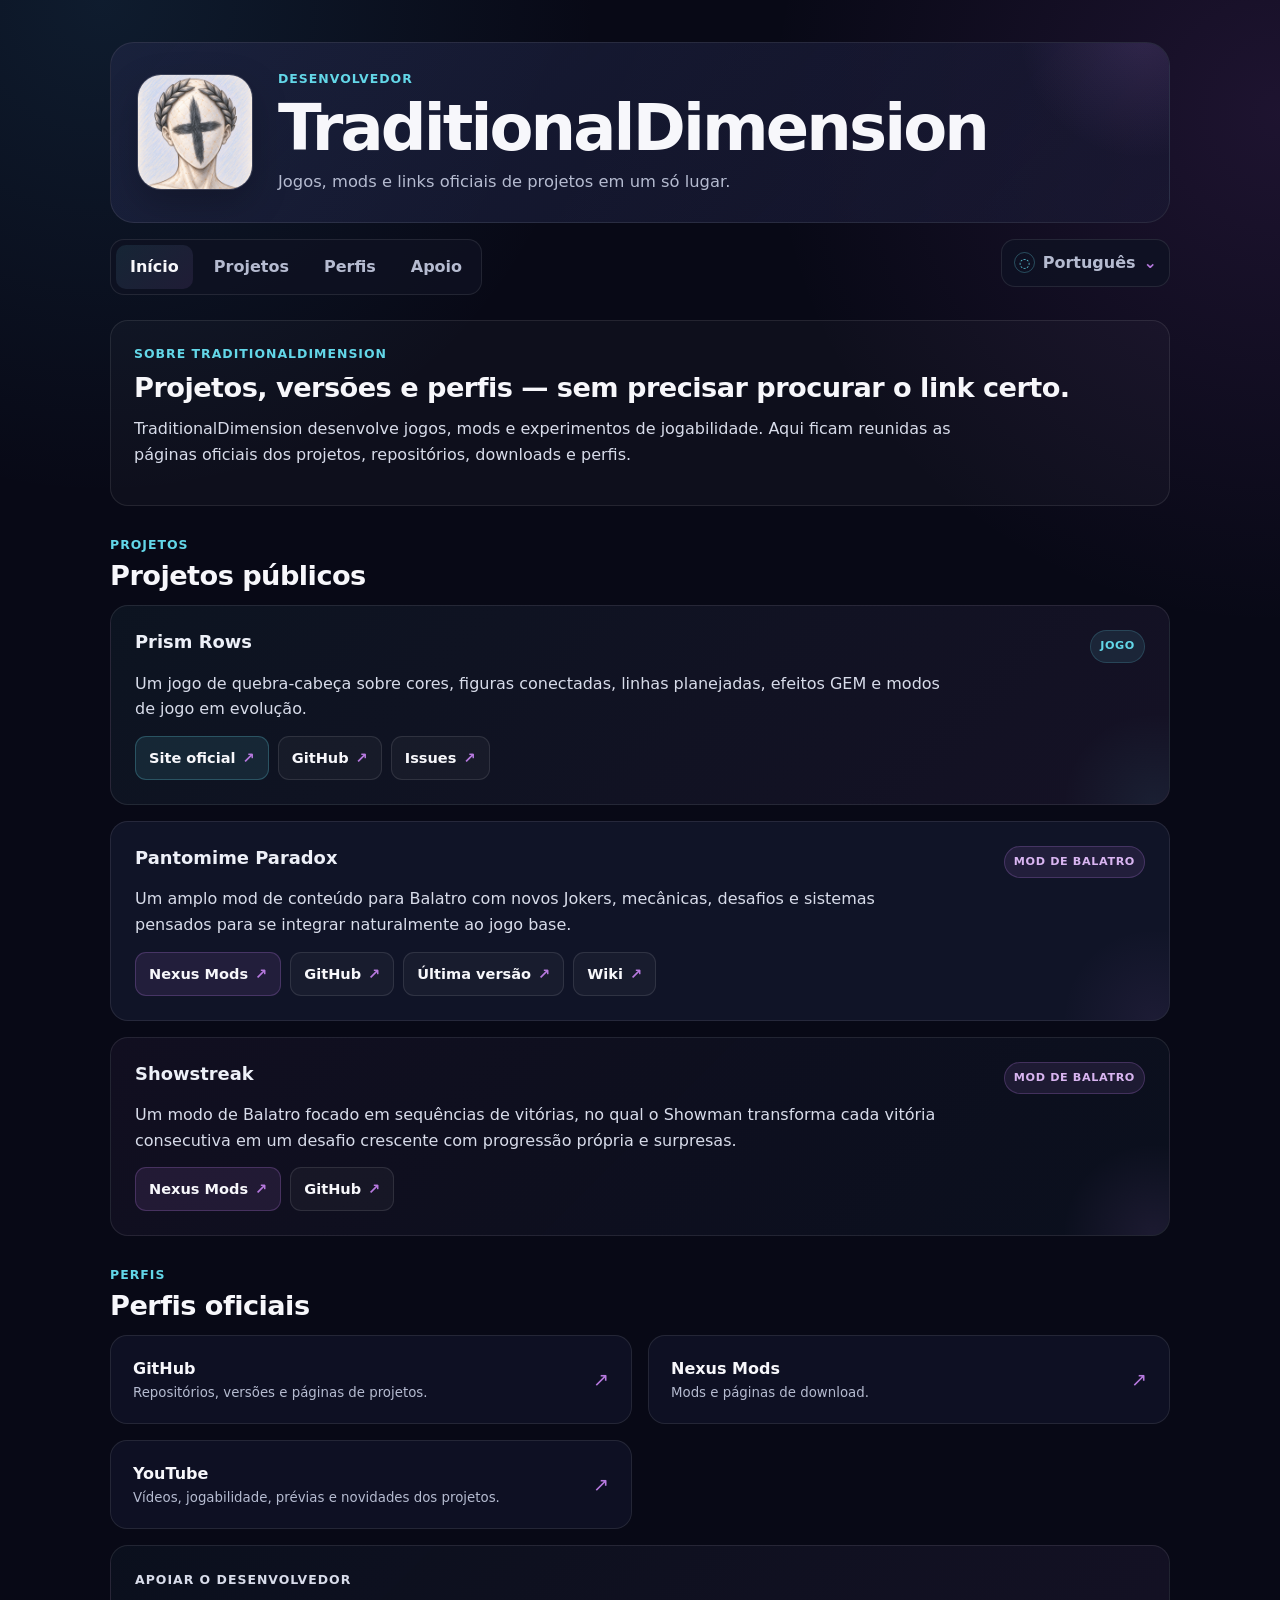
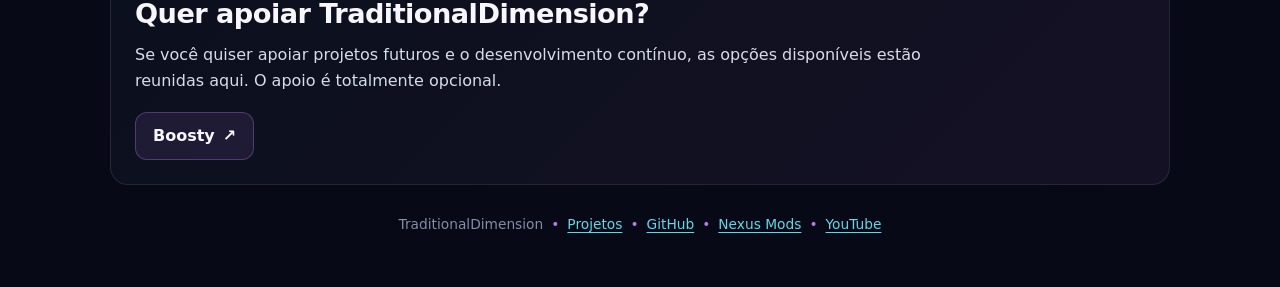
<file: index-pt.html>
<!doctype html>
<html lang="pt">
<head>
  <meta charset="utf-8">
  <meta name="viewport" content="width=device-width, initial-scale=1">
  <meta name="description" content="TraditionalDimension — projetos, perfis e links oficiais.">
  <meta name="theme-color" content="#080916">
  <title>TraditionalDimension</title>
  <link rel="canonical" href="https://traditionaldimension.github.io/index-pt.html">
  <link rel="alternate" hreflang="en" href="https://traditionaldimension.github.io/">
  <link rel="alternate" hreflang="de" href="https://traditionaldimension.github.io/index-de.html">
  <link rel="alternate" hreflang="fr" href="https://traditionaldimension.github.io/index-fr.html">
  <link rel="alternate" hreflang="pl" href="https://traditionaldimension.github.io/index-pl.html">
  <link rel="alternate" hreflang="ru" href="https://traditionaldimension.github.io/index-ru.html">
  <link rel="alternate" hreflang="zh-Hans" href="https://traditionaldimension.github.io/index-zh.html">
  <link rel="alternate" hreflang="tr" href="https://traditionaldimension.github.io/index-tr.html">
  <link rel="alternate" hreflang="es" href="https://traditionaldimension.github.io/index-es.html">
  <link rel="alternate" hreflang="pt" href="https://traditionaldimension.github.io/index-pt.html">
  <link rel="alternate" hreflang="x-default" href="https://traditionaldimension.github.io/">
  <meta property="og:title" content="TraditionalDimension">
  <meta property="og:description" content="Jogos, mods e links oficiais de projetos em um só lugar.">
  <meta property="og:type" content="website">
  <meta property="og:url" content="https://traditionaldimension.github.io/index-pt.html">
  <meta property="og:image" content="https://traditionaldimension.github.io/traditionaldimension-icon-r3.png">
  <link rel="icon" href="traditionaldimension-icon-r3.png" type="image/png">
  <link rel="apple-touch-icon" href="traditionaldimension-icon-r3.png">
  <link rel="stylesheet" href="styles-r3.css">
</head>
<body>
<main class="shell">
  <header class="hero" id="home">
    <img class="author-icon" src="traditionaldimension-icon-r3.png" alt="TraditionalDimension" width="116" height="116">
    <div class="hero-copy">
      <p class="eyebrow">Desenvolvedor</p>
      <h1>TraditionalDimension</h1>
      <p class="tagline">Jogos, mods e links oficiais de projetos em um só lugar.</p>
    </div>
  </header>
  <div class="page-bar">
    <nav class="nav" aria-label="Navegação">
      <a class="nav-link active" href="#home">Início</a>
      <a class="nav-link" href="#projects">Projetos</a>
      <a class="nav-link" href="#profiles">Perfis</a>
      <a class="nav-link" href="#support">Apoio</a>
    </nav>
    <details class="language-menu">
      <summary aria-label="Idioma"><span class="globe" aria-hidden="true">◌</span>Português<span class="menu-chevron" aria-hidden="true">⌄</span></summary>
      <div class="language-popover">
        <a href="index.html" hreflang="en">English</a>
        <a href="index-de.html" hreflang="de">Deutsch</a>
        <a href="index-fr.html" hreflang="fr">Français</a>
        <a href="index-pl.html" hreflang="pl">Polski</a>
        <a href="index-ru.html" hreflang="ru">Русский</a>
        <a href="index-zh.html" hreflang="zh-Hans">中文</a>
        <a href="index-tr.html" hreflang="tr">Türkçe</a>
        <a href="index-es.html" hreflang="es">Español</a>
        <a class="current" aria-current="true" href="index-pt.html" hreflang="pt">Português</a>
      </div>
    </details>
  </div>
  <section class="intro">
    <p class="section-kicker">Sobre TraditionalDimension</p>
    <h2>Projetos, versões e perfis — sem precisar procurar o link certo.</h2>
    <p>TraditionalDimension desenvolve jogos, mods e experimentos de jogabilidade. Aqui ficam reunidas as páginas oficiais dos projetos, repositórios, downloads e perfis.</p>
  </section>

  <div class="section-head" id="projects">
    <p class="section-kicker">Projetos</p>
    <h2>Projetos públicos</h2>
  </div>
  <section class="project-grid" aria-label="Projetos públicos">
    <article class="project-card featured prism-card">
      <div class="project-top">
        <div><h3>Prism Rows</h3></div>
        <span class="project-kind">Jogo</span>
      </div>
      <p>Um jogo de quebra-cabeça sobre cores, figuras conectadas, linhas planejadas, efeitos GEM e modos de jogo em evolução.</p>
      <div class="project-links">
        <a class="project-link primary" href="https://traditionaldimension.github.io/prism-rows/">Site oficial <span class="ext" aria-hidden="true">↗</span></a>
        <a class="project-link" href="https://github.com/TraditionalDimension/prism-rows">GitHub <span class="ext" aria-hidden="true">↗</span></a>
        <a class="project-link" href="https://github.com/TraditionalDimension/prism-rows/issues">Issues <span class="ext" aria-hidden="true">↗</span></a>
      </div>
    </article>

    <article class="project-card pantomime-card">
      <div class="project-top">
        <div><h3>Pantomime Paradox</h3></div>
        <span class="project-kind violet-kind">Mod de Balatro</span>
      </div>
      <p>Um amplo mod de conteúdo para Balatro com novos Jokers, mecânicas, desafios e sistemas pensados para se integrar naturalmente ao jogo base.</p>
      <div class="project-links">
        <a class="project-link violet" href="https://www.nexusmods.com/balatro/mods/592">Nexus Mods <span class="ext" aria-hidden="true">↗</span></a>
        <a class="project-link" href="https://github.com/TraditionalDimension/PantomimeParadox">GitHub <span class="ext" aria-hidden="true">↗</span></a>
        <a class="project-link" href="https://github.com/TraditionalDimension/PantomimeParadox/releases/latest">Última versão <span class="ext" aria-hidden="true">↗</span></a>
        <a class="project-link" href="https://balatromods.miraheze.org/wiki/Pantomime_Paradox">Wiki <span class="ext" aria-hidden="true">↗</span></a>
      </div>
    </article>

    <article class="project-card showstreak-card">
      <div class="project-top">
        <div><h3>Showstreak</h3></div>
        <span class="project-kind violet-kind">Mod de Balatro</span>
      </div>
      <p>Um modo de Balatro focado em sequências de vitórias, no qual o Showman transforma cada vitória consecutiva em um desafio crescente com progressão própria e surpresas.</p>
      <div class="project-links">
        <a class="project-link violet" href="https://www.nexusmods.com/balatro/mods/947">Nexus Mods <span class="ext" aria-hidden="true">↗</span></a>
        <a class="project-link" href="https://github.com/TraditionalDimension/Showstreak">GitHub <span class="ext" aria-hidden="true">↗</span></a>
      </div>
    </article>
  </section>

  <div class="section-head" id="profiles">
    <p class="section-kicker">Perfis</p>
    <h2>Perfis oficiais</h2>
  </div>
  <section class="profile-grid" aria-label="Perfis oficiais">
    <a class="link-card" href="https://github.com/TraditionalDimension">
      <span><strong>GitHub</strong><small>Repositórios, versões e páginas de projetos.</small></span>
      <span class="link-arrow" aria-hidden="true">↗</span>
    </a>
    <a class="link-card" href="https://www.nexusmods.com/profile/TraditionalDimension">
      <span><strong>Nexus Mods</strong><small>Mods e páginas de download.</small></span>
      <span class="link-arrow" aria-hidden="true">↗</span>
    </a>
    <a class="link-card" href="https://www.youtube.com/@TraditionalDimension">
      <span><strong>YouTube</strong><small>Vídeos, jogabilidade, prévias e novidades dos projetos.</small></span>
      <span class="link-arrow" aria-hidden="true">↗</span>
    </a>
  </section>

  <section class="support-card" id="support">
    <p class="section-kicker">Apoiar o desenvolvedor</p>
    <h2>Quer apoiar TraditionalDimension?</h2>
    <p>Se você quiser apoiar projetos futuros e o desenvolvimento contínuo, as opções disponíveis estão reunidas aqui. O apoio é totalmente opcional.</p>
    <div class="support-links">
      <a class="support-button" href="https://boosty.to/traditionaldimension">Boosty <span aria-hidden="true">↗</span></a>
    </div>
  </section>

  <footer>
    <span>TraditionalDimension</span><span class="dot">•</span>
    <a href="#projects">Projetos</a><span class="dot">•</span>
    <a href="https://github.com/TraditionalDimension">GitHub</a><span class="dot">•</span>
    <a href="https://www.nexusmods.com/profile/TraditionalDimension">Nexus Mods</a><span class="dot">•</span>
    <a href="https://www.youtube.com/@TraditionalDimension">YouTube</a>
  </footer>
</main>
</body>
</html>
</file>
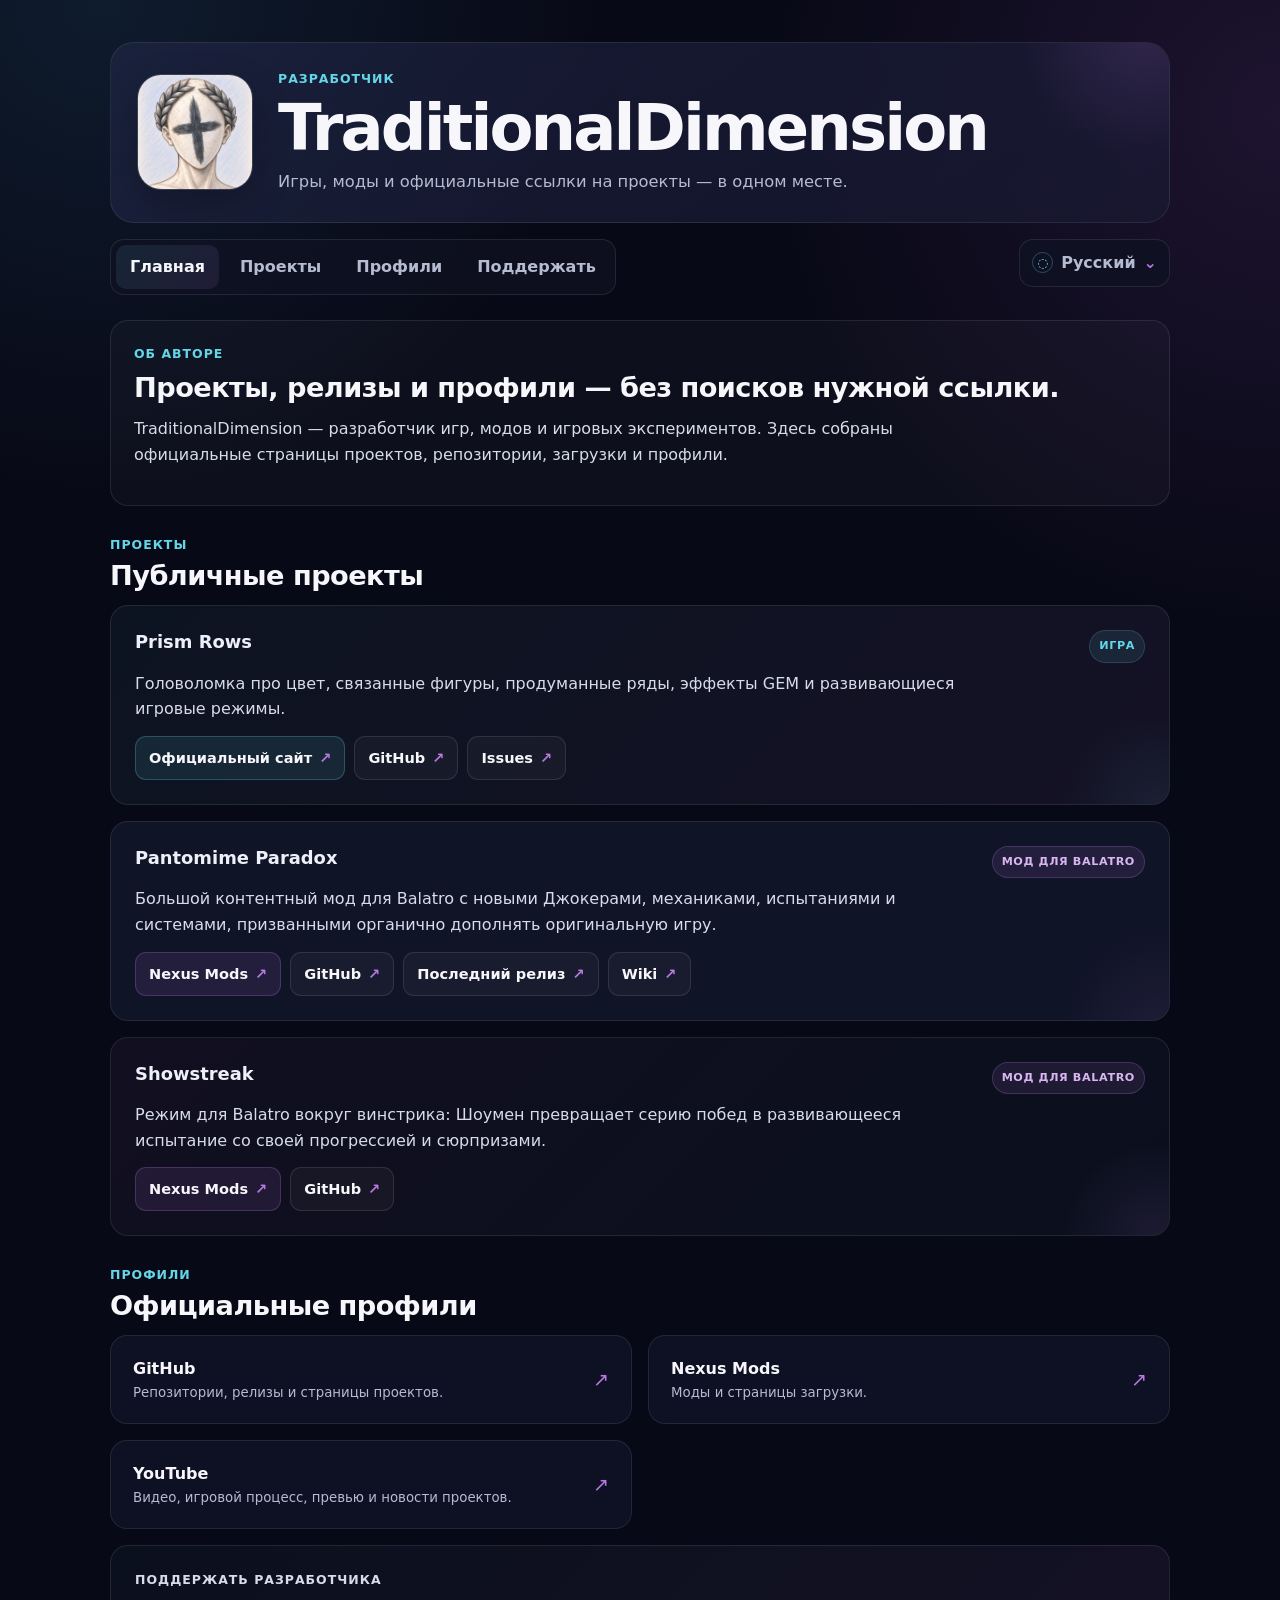
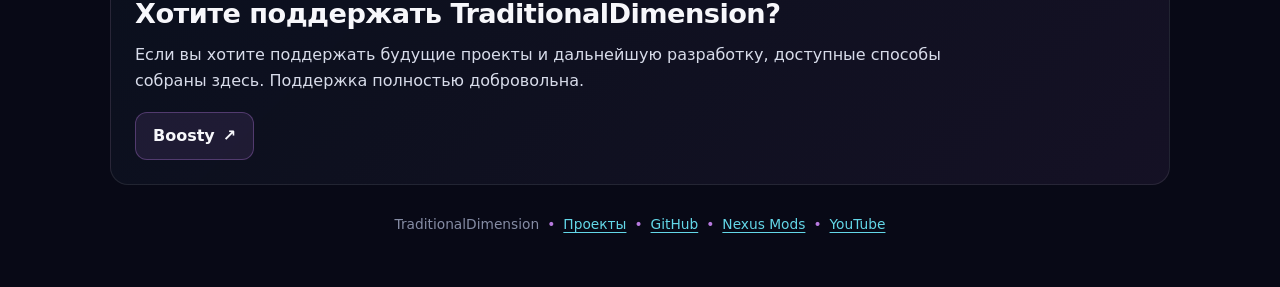
<file: index-ru.html>
<!doctype html>
<html lang="ru">
<head>
  <meta charset="utf-8">
  <meta name="viewport" content="width=device-width, initial-scale=1">
  <meta name="description" content="TraditionalDimension — официальные проекты, профили и ссылки.">
  <meta name="theme-color" content="#080916">
  <title>TraditionalDimension</title>
  <link rel="canonical" href="https://traditionaldimension.github.io/index-ru.html">
  <link rel="alternate" hreflang="en" href="https://traditionaldimension.github.io/">
  <link rel="alternate" hreflang="de" href="https://traditionaldimension.github.io/index-de.html">
  <link rel="alternate" hreflang="fr" href="https://traditionaldimension.github.io/index-fr.html">
  <link rel="alternate" hreflang="pl" href="https://traditionaldimension.github.io/index-pl.html">
  <link rel="alternate" hreflang="ru" href="https://traditionaldimension.github.io/index-ru.html">
  <link rel="alternate" hreflang="zh-Hans" href="https://traditionaldimension.github.io/index-zh.html">
  <link rel="alternate" hreflang="tr" href="https://traditionaldimension.github.io/index-tr.html">
  <link rel="alternate" hreflang="es" href="https://traditionaldimension.github.io/index-es.html">
  <link rel="alternate" hreflang="pt" href="https://traditionaldimension.github.io/index-pt.html">
  <link rel="alternate" hreflang="x-default" href="https://traditionaldimension.github.io/">
  <meta property="og:title" content="TraditionalDimension">
  <meta property="og:description" content="Игры, моды и официальные ссылки на проекты — в одном месте.">
  <meta property="og:type" content="website">
  <meta property="og:url" content="https://traditionaldimension.github.io/index-ru.html">
  <meta property="og:image" content="https://traditionaldimension.github.io/traditionaldimension-icon-r3.png">
  <link rel="icon" href="traditionaldimension-icon-r3.png" type="image/png">
  <link rel="apple-touch-icon" href="traditionaldimension-icon-r3.png">
  <link rel="stylesheet" href="styles-r3.css">
</head>
<body>
<main class="shell">
  <header class="hero" id="home">
    <img class="author-icon" src="traditionaldimension-icon-r3.png" alt="TraditionalDimension" width="116" height="116">
    <div class="hero-copy">
      <p class="eyebrow">Разработчик</p>
      <h1>TraditionalDimension</h1>
      <p class="tagline">Игры, моды и официальные ссылки на проекты — в одном месте.</p>
    </div>
  </header>
  <div class="page-bar">
    <nav class="nav" aria-label="Навигация">
      <a class="nav-link active" href="#home">Главная</a>
      <a class="nav-link" href="#projects">Проекты</a>
      <a class="nav-link" href="#profiles">Профили</a>
      <a class="nav-link" href="#support">Поддержать</a>
    </nav>
    <details class="language-menu">
      <summary aria-label="Язык"><span class="globe" aria-hidden="true">◌</span>Русский<span class="menu-chevron" aria-hidden="true">⌄</span></summary>
      <div class="language-popover">
        <a href="index.html" hreflang="en">English</a>
        <a href="index-de.html" hreflang="de">Deutsch</a>
        <a href="index-fr.html" hreflang="fr">Français</a>
        <a href="index-pl.html" hreflang="pl">Polski</a>
        <a class="current" aria-current="true" href="index-ru.html" hreflang="ru">Русский</a>
        <a href="index-zh.html" hreflang="zh-Hans">中文</a>
        <a href="index-tr.html" hreflang="tr">Türkçe</a>
        <a href="index-es.html" hreflang="es">Español</a>
        <a href="index-pt.html" hreflang="pt">Português</a>
      </div>
    </details>
  </div>
  <section class="intro">
    <p class="section-kicker">Об авторе</p>
    <h2>Проекты, релизы и профили — без поисков нужной ссылки.</h2>
    <p>TraditionalDimension — разработчик игр, модов и игровых экспериментов. Здесь собраны официальные страницы проектов, репозитории, загрузки и профили.</p>
  </section>

  <div class="section-head" id="projects">
    <p class="section-kicker">Проекты</p>
    <h2>Публичные проекты</h2>
  </div>
  <section class="project-grid" aria-label="Публичные проекты">
    <article class="project-card featured prism-card">
      <div class="project-top">
        <div><h3>Prism Rows</h3></div>
        <span class="project-kind">Игра</span>
      </div>
      <p>Головоломка про цвет, связанные фигуры, продуманные ряды, эффекты GEM и развивающиеся игровые режимы.</p>
      <div class="project-links">
        <a class="project-link primary" href="https://traditionaldimension.github.io/prism-rows/">Официальный сайт <span class="ext" aria-hidden="true">↗</span></a>
        <a class="project-link" href="https://github.com/TraditionalDimension/prism-rows">GitHub <span class="ext" aria-hidden="true">↗</span></a>
        <a class="project-link" href="https://github.com/TraditionalDimension/prism-rows/issues">Issues <span class="ext" aria-hidden="true">↗</span></a>
      </div>
    </article>

    <article class="project-card pantomime-card">
      <div class="project-top">
        <div><h3>Pantomime Paradox</h3></div>
        <span class="project-kind violet-kind">Мод для Balatro</span>
      </div>
      <p>Большой контентный мод для Balatro с новыми Джокерами, механиками, испытаниями и системами, призванными органично дополнять оригинальную игру.</p>
      <div class="project-links">
        <a class="project-link violet" href="https://www.nexusmods.com/balatro/mods/592">Nexus Mods <span class="ext" aria-hidden="true">↗</span></a>
        <a class="project-link" href="https://github.com/TraditionalDimension/PantomimeParadox">GitHub <span class="ext" aria-hidden="true">↗</span></a>
        <a class="project-link" href="https://github.com/TraditionalDimension/PantomimeParadox/releases/latest">Последний релиз <span class="ext" aria-hidden="true">↗</span></a>
        <a class="project-link" href="https://balatromods.miraheze.org/wiki/Pantomime_Paradox">Wiki <span class="ext" aria-hidden="true">↗</span></a>
      </div>
    </article>

    <article class="project-card showstreak-card">
      <div class="project-top">
        <div><h3>Showstreak</h3></div>
        <span class="project-kind violet-kind">Мод для Balatro</span>
      </div>
      <p>Режим для Balatro вокруг винстрика: Шоумен превращает серию побед в развивающееся испытание со своей прогрессией и сюрпризами.</p>
      <div class="project-links">
        <a class="project-link violet" href="https://www.nexusmods.com/balatro/mods/947">Nexus Mods <span class="ext" aria-hidden="true">↗</span></a>
        <a class="project-link" href="https://github.com/TraditionalDimension/Showstreak">GitHub <span class="ext" aria-hidden="true">↗</span></a>
      </div>
    </article>
  </section>

  <div class="section-head" id="profiles">
    <p class="section-kicker">Профили</p>
    <h2>Официальные профили</h2>
  </div>
  <section class="profile-grid" aria-label="Официальные профили">
    <a class="link-card" href="https://github.com/TraditionalDimension">
      <span><strong>GitHub</strong><small>Репозитории, релизы и страницы проектов.</small></span>
      <span class="link-arrow" aria-hidden="true">↗</span>
    </a>
    <a class="link-card" href="https://www.nexusmods.com/profile/TraditionalDimension">
      <span><strong>Nexus Mods</strong><small>Моды и страницы загрузки.</small></span>
      <span class="link-arrow" aria-hidden="true">↗</span>
    </a>
    <a class="link-card" href="https://www.youtube.com/@TraditionalDimension">
      <span><strong>YouTube</strong><small>Видео, игровой процесс, превью и новости проектов.</small></span>
      <span class="link-arrow" aria-hidden="true">↗</span>
    </a>
  </section>

  <section class="support-card" id="support">
    <p class="section-kicker">Поддержать разработчика</p>
    <h2>Хотите поддержать TraditionalDimension?</h2>
    <p>Если вы хотите поддержать будущие проекты и дальнейшую разработку, доступные способы собраны здесь. Поддержка полностью добровольна.</p>
    <div class="support-links">
      <a class="support-button" href="https://boosty.to/traditionaldimension">Boosty <span aria-hidden="true">↗</span></a>
    </div>
  </section>

  <footer>
    <span>TraditionalDimension</span><span class="dot">•</span>
    <a href="#projects">Проекты</a><span class="dot">•</span>
    <a href="https://github.com/TraditionalDimension">GitHub</a><span class="dot">•</span>
    <a href="https://www.nexusmods.com/profile/TraditionalDimension">Nexus Mods</a><span class="dot">•</span>
    <a href="https://www.youtube.com/@TraditionalDimension">YouTube</a>
  </footer>
</main>
</body>
</html>
</file>
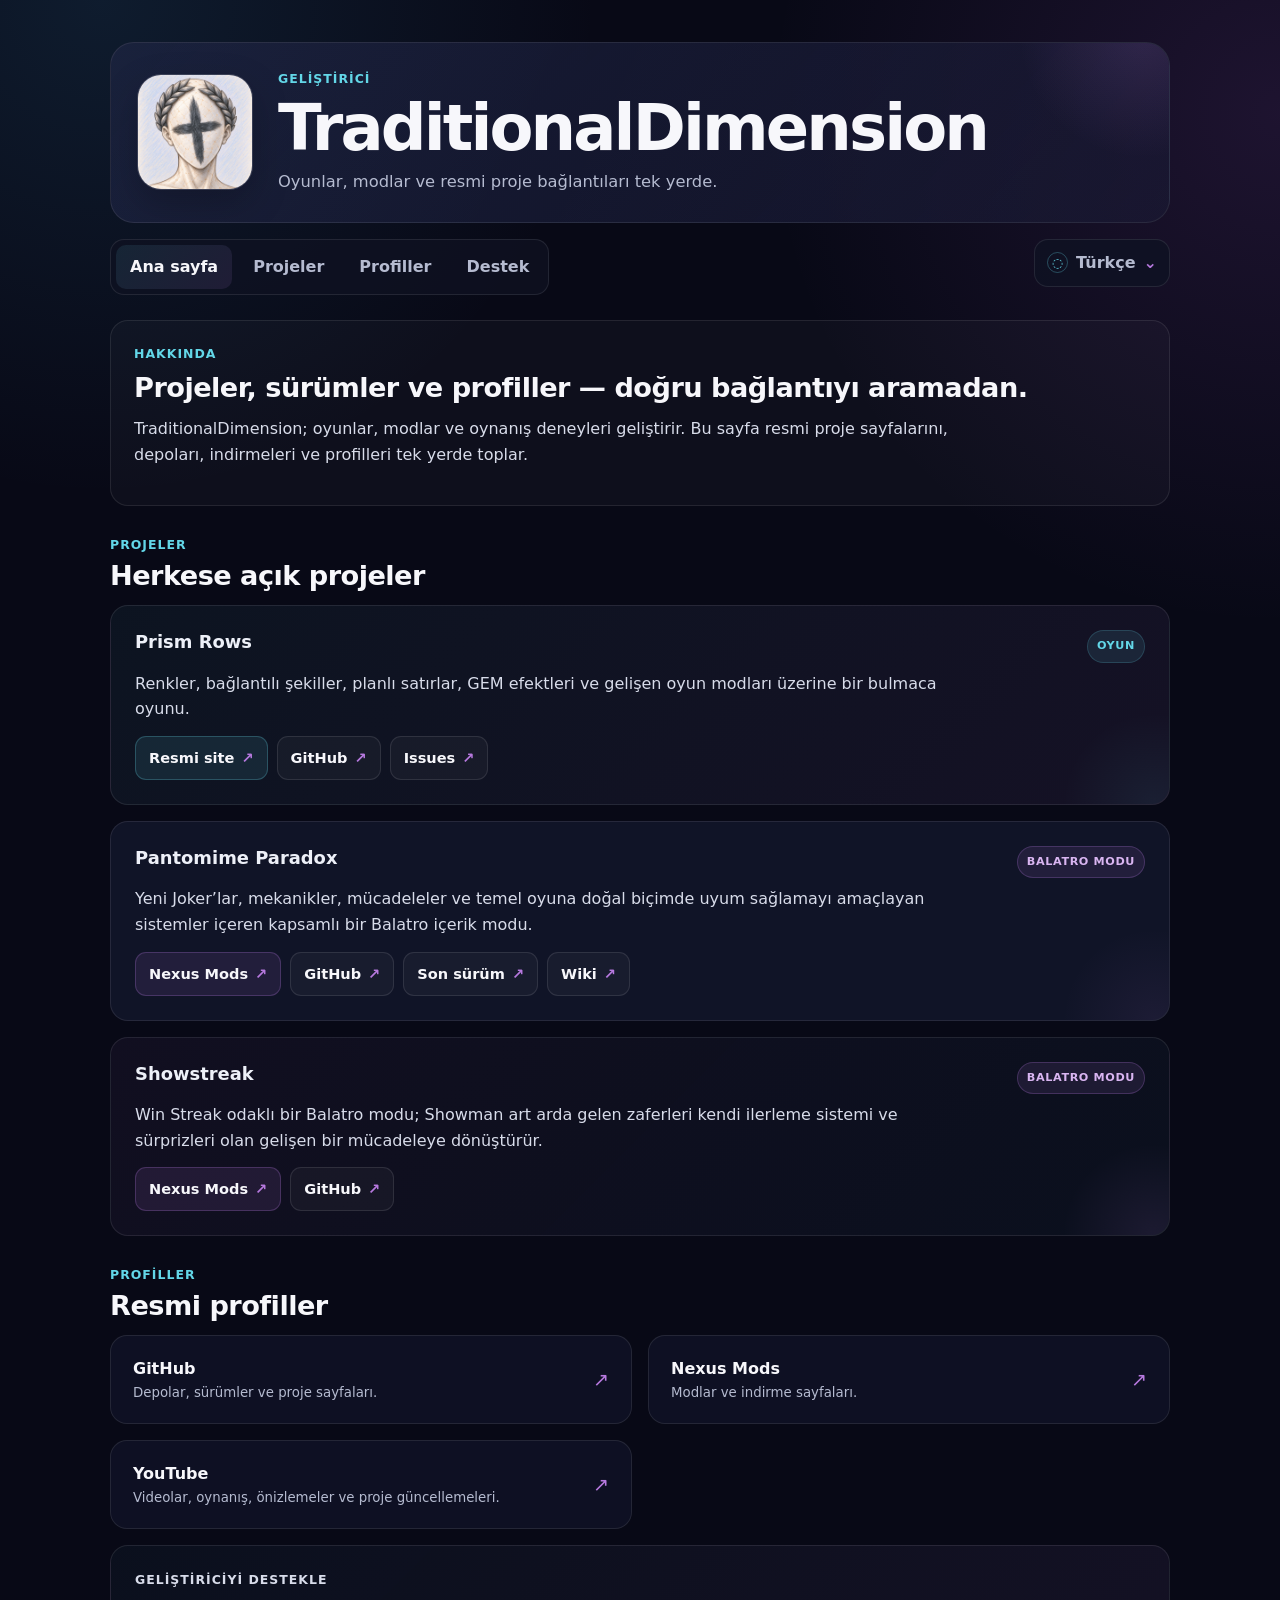
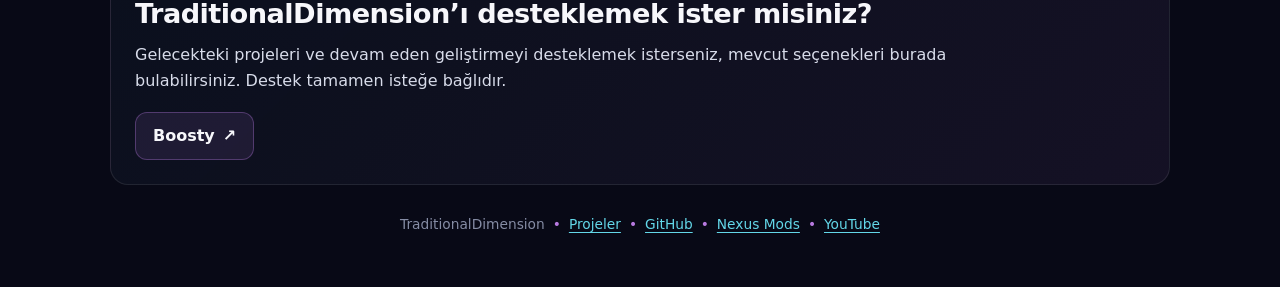
<file: index-tr.html>
<!doctype html>
<html lang="tr">
<head>
  <meta charset="utf-8">
  <meta name="viewport" content="width=device-width, initial-scale=1">
  <meta name="description" content="TraditionalDimension — resmi projeler, profiller ve bağlantılar.">
  <meta name="theme-color" content="#080916">
  <title>TraditionalDimension</title>
  <link rel="canonical" href="https://traditionaldimension.github.io/index-tr.html">
  <link rel="alternate" hreflang="en" href="https://traditionaldimension.github.io/">
  <link rel="alternate" hreflang="de" href="https://traditionaldimension.github.io/index-de.html">
  <link rel="alternate" hreflang="fr" href="https://traditionaldimension.github.io/index-fr.html">
  <link rel="alternate" hreflang="pl" href="https://traditionaldimension.github.io/index-pl.html">
  <link rel="alternate" hreflang="ru" href="https://traditionaldimension.github.io/index-ru.html">
  <link rel="alternate" hreflang="zh-Hans" href="https://traditionaldimension.github.io/index-zh.html">
  <link rel="alternate" hreflang="tr" href="https://traditionaldimension.github.io/index-tr.html">
  <link rel="alternate" hreflang="es" href="https://traditionaldimension.github.io/index-es.html">
  <link rel="alternate" hreflang="pt" href="https://traditionaldimension.github.io/index-pt.html">
  <link rel="alternate" hreflang="x-default" href="https://traditionaldimension.github.io/">
  <meta property="og:title" content="TraditionalDimension">
  <meta property="og:description" content="Oyunlar, modlar ve resmi proje bağlantıları tek yerde.">
  <meta property="og:type" content="website">
  <meta property="og:url" content="https://traditionaldimension.github.io/index-tr.html">
  <meta property="og:image" content="https://traditionaldimension.github.io/traditionaldimension-icon-r3.png">
  <link rel="icon" href="traditionaldimension-icon-r3.png" type="image/png">
  <link rel="apple-touch-icon" href="traditionaldimension-icon-r3.png">
  <link rel="stylesheet" href="styles-r3.css">
</head>
<body>
<main class="shell">
  <header class="hero" id="home">
    <img class="author-icon" src="traditionaldimension-icon-r3.png" alt="TraditionalDimension" width="116" height="116">
    <div class="hero-copy">
      <p class="eyebrow">Geliştirici</p>
      <h1>TraditionalDimension</h1>
      <p class="tagline">Oyunlar, modlar ve resmi proje bağlantıları tek yerde.</p>
    </div>
  </header>
  <div class="page-bar">
    <nav class="nav" aria-label="Gezinme">
      <a class="nav-link active" href="#home">Ana sayfa</a>
      <a class="nav-link" href="#projects">Projeler</a>
      <a class="nav-link" href="#profiles">Profiller</a>
      <a class="nav-link" href="#support">Destek</a>
    </nav>
    <details class="language-menu">
      <summary aria-label="Dil"><span class="globe" aria-hidden="true">◌</span>Türkçe<span class="menu-chevron" aria-hidden="true">⌄</span></summary>
      <div class="language-popover">
        <a href="index.html" hreflang="en">English</a>
        <a href="index-de.html" hreflang="de">Deutsch</a>
        <a href="index-fr.html" hreflang="fr">Français</a>
        <a href="index-pl.html" hreflang="pl">Polski</a>
        <a href="index-ru.html" hreflang="ru">Русский</a>
        <a href="index-zh.html" hreflang="zh-Hans">中文</a>
        <a class="current" aria-current="true" href="index-tr.html" hreflang="tr">Türkçe</a>
        <a href="index-es.html" hreflang="es">Español</a>
        <a href="index-pt.html" hreflang="pt">Português</a>
      </div>
    </details>
  </div>
  <section class="intro">
    <p class="section-kicker">Hakkında</p>
    <h2>Projeler, sürümler ve profiller — doğru bağlantıyı aramadan.</h2>
    <p>TraditionalDimension; oyunlar, modlar ve oynanış deneyleri geliştirir. Bu sayfa resmi proje sayfalarını, depoları, indirmeleri ve profilleri tek yerde toplar.</p>
  </section>

  <div class="section-head" id="projects">
    <p class="section-kicker">Projeler</p>
    <h2>Herkese açık projeler</h2>
  </div>
  <section class="project-grid" aria-label="Herkese açık projeler">
    <article class="project-card featured prism-card">
      <div class="project-top">
        <div><h3>Prism Rows</h3></div>
        <span class="project-kind">Oyun</span>
      </div>
      <p>Renkler, bağlantılı şekiller, planlı satırlar, GEM efektleri ve gelişen oyun modları üzerine bir bulmaca oyunu.</p>
      <div class="project-links">
        <a class="project-link primary" href="https://traditionaldimension.github.io/prism-rows/">Resmi site <span class="ext" aria-hidden="true">↗</span></a>
        <a class="project-link" href="https://github.com/TraditionalDimension/prism-rows">GitHub <span class="ext" aria-hidden="true">↗</span></a>
        <a class="project-link" href="https://github.com/TraditionalDimension/prism-rows/issues">Issues <span class="ext" aria-hidden="true">↗</span></a>
      </div>
    </article>

    <article class="project-card pantomime-card">
      <div class="project-top">
        <div><h3>Pantomime Paradox</h3></div>
        <span class="project-kind violet-kind">Balatro modu</span>
      </div>
      <p>Yeni Joker’lar, mekanikler, mücadeleler ve temel oyuna doğal biçimde uyum sağlamayı amaçlayan sistemler içeren kapsamlı bir Balatro içerik modu.</p>
      <div class="project-links">
        <a class="project-link violet" href="https://www.nexusmods.com/balatro/mods/592">Nexus Mods <span class="ext" aria-hidden="true">↗</span></a>
        <a class="project-link" href="https://github.com/TraditionalDimension/PantomimeParadox">GitHub <span class="ext" aria-hidden="true">↗</span></a>
        <a class="project-link" href="https://github.com/TraditionalDimension/PantomimeParadox/releases/latest">Son sürüm <span class="ext" aria-hidden="true">↗</span></a>
        <a class="project-link" href="https://balatromods.miraheze.org/wiki/Pantomime_Paradox">Wiki <span class="ext" aria-hidden="true">↗</span></a>
      </div>
    </article>

    <article class="project-card showstreak-card">
      <div class="project-top">
        <div><h3>Showstreak</h3></div>
        <span class="project-kind violet-kind">Balatro modu</span>
      </div>
      <p>Win Streak odaklı bir Balatro modu; Showman art arda gelen zaferleri kendi ilerleme sistemi ve sürprizleri olan gelişen bir mücadeleye dönüştürür.</p>
      <div class="project-links">
        <a class="project-link violet" href="https://www.nexusmods.com/balatro/mods/947">Nexus Mods <span class="ext" aria-hidden="true">↗</span></a>
        <a class="project-link" href="https://github.com/TraditionalDimension/Showstreak">GitHub <span class="ext" aria-hidden="true">↗</span></a>
      </div>
    </article>
  </section>

  <div class="section-head" id="profiles">
    <p class="section-kicker">Profiller</p>
    <h2>Resmi profiller</h2>
  </div>
  <section class="profile-grid" aria-label="Resmi profiller">
    <a class="link-card" href="https://github.com/TraditionalDimension">
      <span><strong>GitHub</strong><small>Depolar, sürümler ve proje sayfaları.</small></span>
      <span class="link-arrow" aria-hidden="true">↗</span>
    </a>
    <a class="link-card" href="https://www.nexusmods.com/profile/TraditionalDimension">
      <span><strong>Nexus Mods</strong><small>Modlar ve indirme sayfaları.</small></span>
      <span class="link-arrow" aria-hidden="true">↗</span>
    </a>
    <a class="link-card" href="https://www.youtube.com/@TraditionalDimension">
      <span><strong>YouTube</strong><small>Videolar, oynanış, önizlemeler ve proje güncellemeleri.</small></span>
      <span class="link-arrow" aria-hidden="true">↗</span>
    </a>
  </section>

  <section class="support-card" id="support">
    <p class="section-kicker">Geliştiriciyi destekle</p>
    <h2>TraditionalDimension’ı desteklemek ister misiniz?</h2>
    <p>Gelecekteki projeleri ve devam eden geliştirmeyi desteklemek isterseniz, mevcut seçenekleri burada bulabilirsiniz. Destek tamamen isteğe bağlıdır.</p>
    <div class="support-links">
      <a class="support-button" href="https://boosty.to/traditionaldimension">Boosty <span aria-hidden="true">↗</span></a>
    </div>
  </section>

  <footer>
    <span>TraditionalDimension</span><span class="dot">•</span>
    <a href="#projects">Projeler</a><span class="dot">•</span>
    <a href="https://github.com/TraditionalDimension">GitHub</a><span class="dot">•</span>
    <a href="https://www.nexusmods.com/profile/TraditionalDimension">Nexus Mods</a><span class="dot">•</span>
    <a href="https://www.youtube.com/@TraditionalDimension">YouTube</a>
  </footer>
</main>
</body>
</html>
</file>
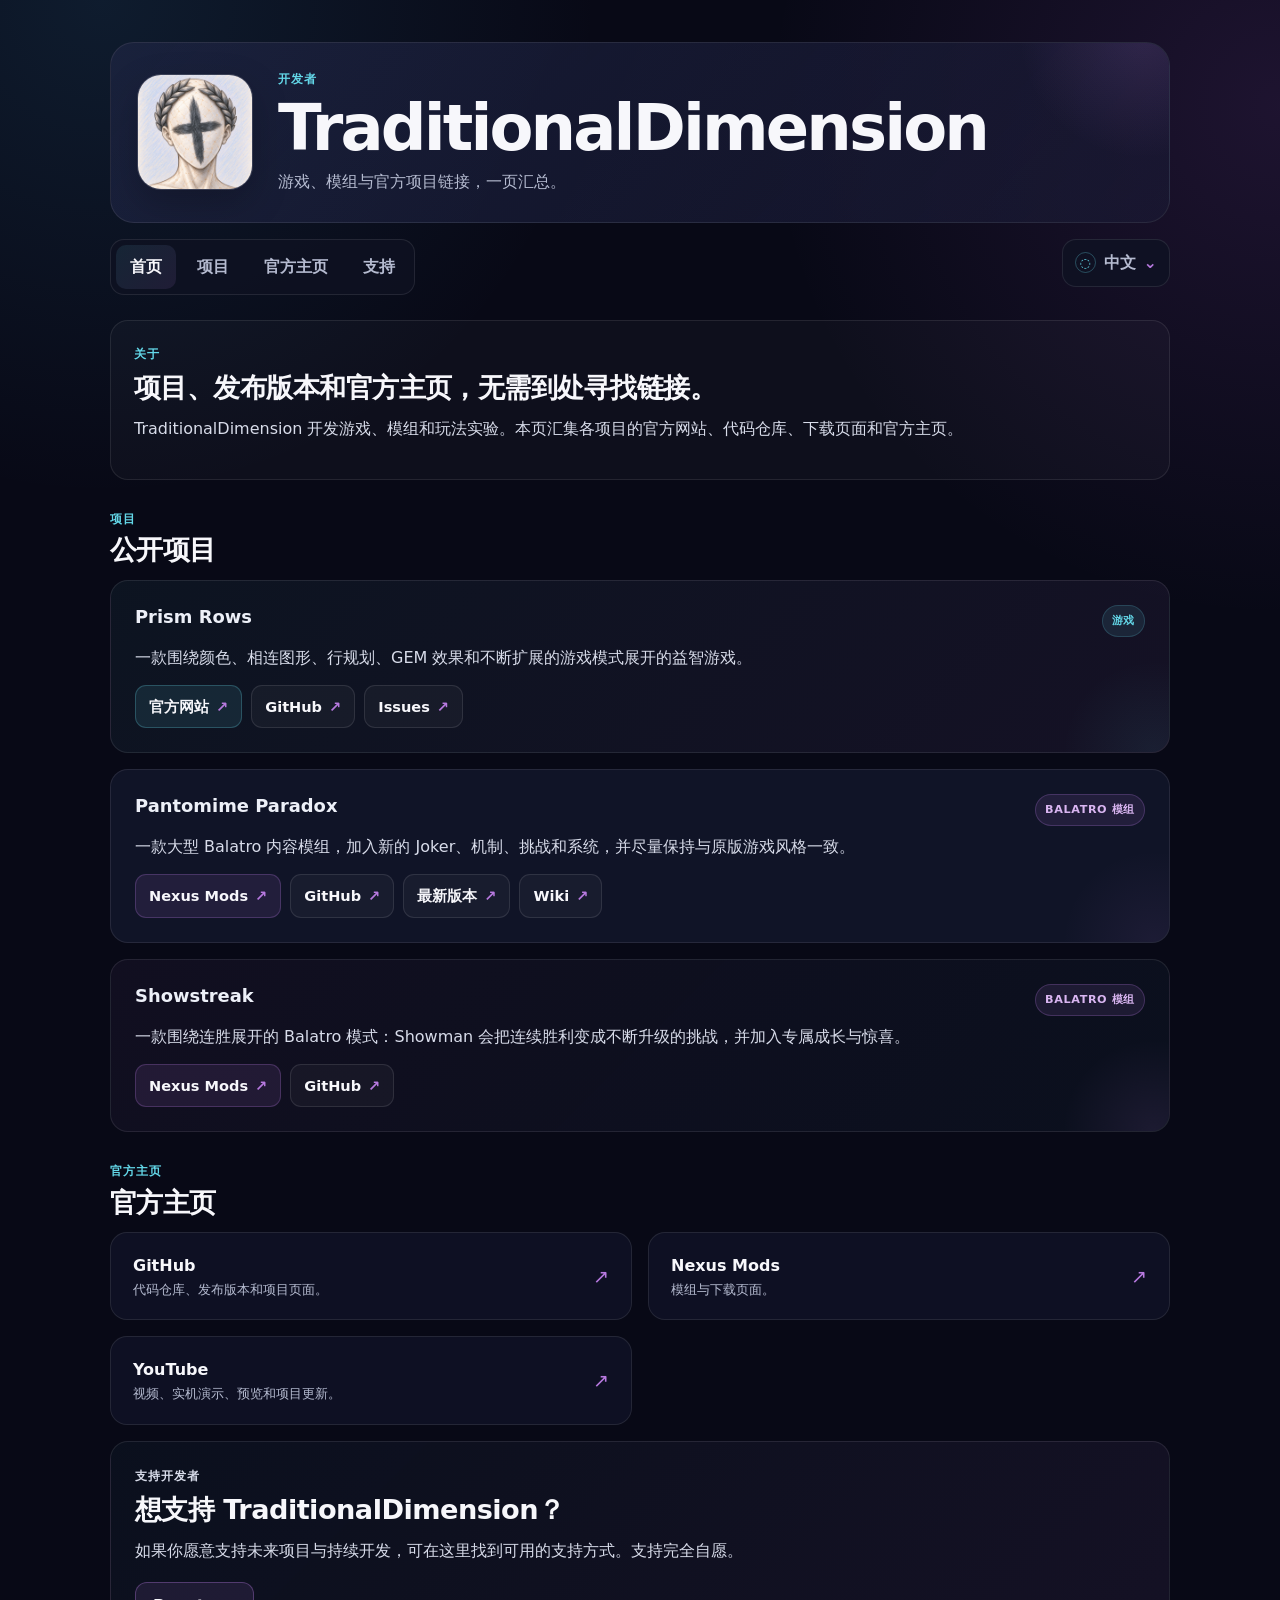
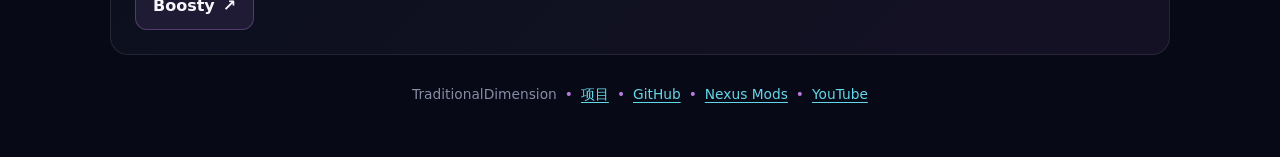
<file: index-zh.html>
<!doctype html>
<html lang="zh-Hans">
<head>
  <meta charset="utf-8">
  <meta name="viewport" content="width=device-width, initial-scale=1">
  <meta name="description" content="TraditionalDimension — 官方项目、主页与链接。">
  <meta name="theme-color" content="#080916">
  <title>TraditionalDimension</title>
  <link rel="canonical" href="https://traditionaldimension.github.io/index-zh.html">
  <link rel="alternate" hreflang="en" href="https://traditionaldimension.github.io/">
  <link rel="alternate" hreflang="de" href="https://traditionaldimension.github.io/index-de.html">
  <link rel="alternate" hreflang="fr" href="https://traditionaldimension.github.io/index-fr.html">
  <link rel="alternate" hreflang="pl" href="https://traditionaldimension.github.io/index-pl.html">
  <link rel="alternate" hreflang="ru" href="https://traditionaldimension.github.io/index-ru.html">
  <link rel="alternate" hreflang="zh-Hans" href="https://traditionaldimension.github.io/index-zh.html">
  <link rel="alternate" hreflang="tr" href="https://traditionaldimension.github.io/index-tr.html">
  <link rel="alternate" hreflang="es" href="https://traditionaldimension.github.io/index-es.html">
  <link rel="alternate" hreflang="pt" href="https://traditionaldimension.github.io/index-pt.html">
  <link rel="alternate" hreflang="x-default" href="https://traditionaldimension.github.io/">
  <meta property="og:title" content="TraditionalDimension">
  <meta property="og:description" content="游戏、模组与官方项目链接，一页汇总。">
  <meta property="og:type" content="website">
  <meta property="og:url" content="https://traditionaldimension.github.io/index-zh.html">
  <meta property="og:image" content="https://traditionaldimension.github.io/traditionaldimension-icon-r3.png">
  <link rel="icon" href="traditionaldimension-icon-r3.png" type="image/png">
  <link rel="apple-touch-icon" href="traditionaldimension-icon-r3.png">
  <link rel="stylesheet" href="styles-r3.css">
</head>
<body>
<main class="shell">
  <header class="hero" id="home">
    <img class="author-icon" src="traditionaldimension-icon-r3.png" alt="TraditionalDimension" width="116" height="116">
    <div class="hero-copy">
      <p class="eyebrow">开发者</p>
      <h1>TraditionalDimension</h1>
      <p class="tagline">游戏、模组与官方项目链接，一页汇总。</p>
    </div>
  </header>
  <div class="page-bar">
    <nav class="nav" aria-label="导航">
      <a class="nav-link active" href="#home">首页</a>
      <a class="nav-link" href="#projects">项目</a>
      <a class="nav-link" href="#profiles">官方主页</a>
      <a class="nav-link" href="#support">支持</a>
    </nav>
    <details class="language-menu">
      <summary aria-label="语言"><span class="globe" aria-hidden="true">◌</span>中文<span class="menu-chevron" aria-hidden="true">⌄</span></summary>
      <div class="language-popover">
        <a href="index.html" hreflang="en">English</a>
        <a href="index-de.html" hreflang="de">Deutsch</a>
        <a href="index-fr.html" hreflang="fr">Français</a>
        <a href="index-pl.html" hreflang="pl">Polski</a>
        <a href="index-ru.html" hreflang="ru">Русский</a>
        <a class="current" aria-current="true" href="index-zh.html" hreflang="zh-Hans">中文</a>
        <a href="index-tr.html" hreflang="tr">Türkçe</a>
        <a href="index-es.html" hreflang="es">Español</a>
        <a href="index-pt.html" hreflang="pt">Português</a>
      </div>
    </details>
  </div>
  <section class="intro">
    <p class="section-kicker">关于</p>
    <h2>项目、发布版本和官方主页，无需到处寻找链接。</h2>
    <p>TraditionalDimension 开发游戏、模组和玩法实验。本页汇集各项目的官方网站、代码仓库、下载页面和官方主页。</p>
  </section>

  <div class="section-head" id="projects">
    <p class="section-kicker">项目</p>
    <h2>公开项目</h2>
  </div>
  <section class="project-grid" aria-label="公开项目">
    <article class="project-card featured prism-card">
      <div class="project-top">
        <div><h3>Prism Rows</h3></div>
        <span class="project-kind">游戏</span>
      </div>
      <p>一款围绕颜色、相连图形、行规划、GEM 效果和不断扩展的游戏模式展开的益智游戏。</p>
      <div class="project-links">
        <a class="project-link primary" href="https://traditionaldimension.github.io/prism-rows/">官方网站 <span class="ext" aria-hidden="true">↗</span></a>
        <a class="project-link" href="https://github.com/TraditionalDimension/prism-rows">GitHub <span class="ext" aria-hidden="true">↗</span></a>
        <a class="project-link" href="https://github.com/TraditionalDimension/prism-rows/issues">Issues <span class="ext" aria-hidden="true">↗</span></a>
      </div>
    </article>

    <article class="project-card pantomime-card">
      <div class="project-top">
        <div><h3>Pantomime Paradox</h3></div>
        <span class="project-kind violet-kind">Balatro 模组</span>
      </div>
      <p>一款大型 Balatro 内容模组，加入新的 Joker、机制、挑战和系统，并尽量保持与原版游戏风格一致。</p>
      <div class="project-links">
        <a class="project-link violet" href="https://www.nexusmods.com/balatro/mods/592">Nexus Mods <span class="ext" aria-hidden="true">↗</span></a>
        <a class="project-link" href="https://github.com/TraditionalDimension/PantomimeParadox">GitHub <span class="ext" aria-hidden="true">↗</span></a>
        <a class="project-link" href="https://github.com/TraditionalDimension/PantomimeParadox/releases/latest">最新版本 <span class="ext" aria-hidden="true">↗</span></a>
        <a class="project-link" href="https://balatromods.miraheze.org/wiki/Pantomime_Paradox">Wiki <span class="ext" aria-hidden="true">↗</span></a>
      </div>
    </article>

    <article class="project-card showstreak-card">
      <div class="project-top">
        <div><h3>Showstreak</h3></div>
        <span class="project-kind violet-kind">Balatro 模组</span>
      </div>
      <p>一款围绕连胜展开的 Balatro 模式：Showman 会把连续胜利变成不断升级的挑战，并加入专属成长与惊喜。</p>
      <div class="project-links">
        <a class="project-link violet" href="https://www.nexusmods.com/balatro/mods/947">Nexus Mods <span class="ext" aria-hidden="true">↗</span></a>
        <a class="project-link" href="https://github.com/TraditionalDimension/Showstreak">GitHub <span class="ext" aria-hidden="true">↗</span></a>
      </div>
    </article>
  </section>

  <div class="section-head" id="profiles">
    <p class="section-kicker">官方主页</p>
    <h2>官方主页</h2>
  </div>
  <section class="profile-grid" aria-label="官方主页">
    <a class="link-card" href="https://github.com/TraditionalDimension">
      <span><strong>GitHub</strong><small>代码仓库、发布版本和项目页面。</small></span>
      <span class="link-arrow" aria-hidden="true">↗</span>
    </a>
    <a class="link-card" href="https://www.nexusmods.com/profile/TraditionalDimension">
      <span><strong>Nexus Mods</strong><small>模组与下载页面。</small></span>
      <span class="link-arrow" aria-hidden="true">↗</span>
    </a>
    <a class="link-card" href="https://www.youtube.com/@TraditionalDimension">
      <span><strong>YouTube</strong><small>视频、实机演示、预览和项目更新。</small></span>
      <span class="link-arrow" aria-hidden="true">↗</span>
    </a>
  </section>

  <section class="support-card" id="support">
    <p class="section-kicker">支持开发者</p>
    <h2>想支持 TraditionalDimension？</h2>
    <p>如果你愿意支持未来项目与持续开发，可在这里找到可用的支持方式。支持完全自愿。</p>
    <div class="support-links">
      <a class="support-button" href="https://boosty.to/traditionaldimension">Boosty <span aria-hidden="true">↗</span></a>
    </div>
  </section>

  <footer>
    <span>TraditionalDimension</span><span class="dot">•</span>
    <a href="#projects">项目</a><span class="dot">•</span>
    <a href="https://github.com/TraditionalDimension">GitHub</a><span class="dot">•</span>
    <a href="https://www.nexusmods.com/profile/TraditionalDimension">Nexus Mods</a><span class="dot">•</span>
    <a href="https://www.youtube.com/@TraditionalDimension">YouTube</a>
  </footer>
</main>
</body>
</html>
</file>
<file: styles-r3.css>
:root {
  color-scheme: dark;
  --bg: #080916;
  --surface: rgba(20, 24, 46, 0.78);
  --surface-strong: rgba(25, 30, 57, 0.94);
  --text: #f7f7fb;
  --muted: #b5bbd0;
  --line: rgba(255, 255, 255, 0.09);
  --cyan: #63d7e8;
  --violet: #b779df;
  --cyan-soft: rgba(99, 215, 232, 0.10);
  --violet-soft: rgba(183, 121, 223, 0.11);
}
* { box-sizing: border-box; }
html { scroll-behavior: smooth; scroll-padding-top: 16px; }
body {
  margin: 0;
  min-height: 100vh;
  color: var(--text);
  background:
    radial-gradient(circle at 8% 0%, rgba(59, 155, 208, 0.13), transparent 31rem),
    radial-gradient(circle at 100% 6%, rgba(163, 82, 205, 0.14), transparent 32rem),
    var(--bg);
  font: 16px/1.62 -apple-system, BlinkMacSystemFont, "Segoe UI", Inter, system-ui, sans-serif;
  -webkit-font-smoothing: antialiased;
}
a { -webkit-tap-highlight-color: transparent; }
.shell { width: min(1060px, calc(100% - 36px)); margin: 0 auto; padding: 42px 0 52px; }
.hero {
  display: flex; align-items: center; gap: 25px; padding: 26px;
  border: 1px solid var(--line); border-radius: 24px;
  background: linear-gradient(135deg, var(--surface-strong), rgba(18, 20, 42, 0.76));
  overflow: hidden; position: relative;
}
.hero::before {
  content: ""; position: absolute; inset: 0; pointer-events: none;
  background: linear-gradient(115deg, rgba(99,215,232,.025), transparent 43%, rgba(183,121,223,.035));
}
.hero::after {
  content: ""; position: absolute; width: 260px; height: 260px; right: -105px; top: -140px;
  border-radius: 50%; background: radial-gradient(circle, rgba(183,121,223,.15), transparent 68%); pointer-events: none;
}
.author-icon {
  position: relative; z-index: 1; flex: 0 0 auto; width: 116px; height: 116px;
  border-radius: 24px; object-fit: cover; border: 1px solid rgba(255,255,255,.14);
  box-shadow: 0 14px 36px rgba(0,0,0,.22);
}
.hero-copy { min-width: 0; position: relative; z-index: 1; }
.eyebrow, .section-kicker { margin: 0 0 7px; color: var(--cyan); font-size: .78rem; font-weight: 760; letter-spacing: .08em; text-transform: uppercase; }
h1,h2,h3,p { margin-top: 0; }
h1 { margin-bottom: 8px; font-size: clamp(2.25rem, 7vw, 4rem); line-height: 1.02; letter-spacing: -.045em; }
h2 { margin-bottom: 12px; font-size: clamp(1.35rem, 3vw, 1.7rem); line-height: 1.22; letter-spacing: -.02em; }
h3 { margin: 0 0 8px; font-size: 1.12rem; line-height: 1.3; color: #edf0f8; }
p { margin-bottom: 14px; }
.tagline { margin: 0; color: var(--muted); font-size: 1.02rem; max-width: 700px; }
.page-bar { display: flex; align-items: flex-start; justify-content: space-between; gap: 14px; margin: 16px 0 25px; position: relative; z-index: 20; }
.nav { display: flex; gap: 7px; margin: 0; padding: 5px; width: max-content; max-width: 100%; border: 1px solid var(--line); border-radius: 14px; background: rgba(15, 18, 35, .74); }
.nav-link { padding: 9px 14px; border-radius: 10px; color: var(--muted); text-decoration: none; font-weight: 650; white-space: nowrap; transition: color .15s ease, background .15s ease; }
.nav-link:hover { color: var(--text); background: rgba(255,255,255,.05); }
.nav-link.active { color: var(--text); background: linear-gradient(135deg,var(--cyan-soft),var(--violet-soft)); }
.language-menu { position: relative; flex: 0 0 auto; }
.language-menu > summary { list-style: none; display: flex; align-items: center; gap: 8px; min-height: 48px; padding: 5px 12px; border: 1px solid var(--line); border-radius: 14px; color: var(--muted); background: rgba(15,18,35,.78); font-weight: 680; cursor: pointer; user-select: none; }
.language-menu > summary::-webkit-details-marker { display: none; }
.language-menu > summary:hover, .language-menu[open] > summary { color: var(--text); border-color: rgba(99,215,232,.20); background: rgba(18,22,42,.94); }
.globe { display: grid; place-items: center; width: 21px; height: 21px; border: 1px solid rgba(99,215,232,.30); border-radius: 50%; color: var(--cyan); font-size: .8rem; }
.menu-chevron { color: var(--violet); transition: transform .15s ease; }
.language-menu[open] .menu-chevron { transform: rotate(180deg); }
.language-popover { position: absolute; right: 0; top: calc(100% + 7px); width: max-content; min-width: 220px; display: grid; grid-template-columns: repeat(2,minmax(0,1fr)); gap: 3px; padding: 7px; border: 1px solid rgba(255,255,255,.11); border-radius: 14px; background: rgba(14,17,33,.985); box-shadow: 0 18px 45px rgba(0,0,0,.34); }
.language-popover a { display: block; min-width: 96px; padding: 9px 11px; border-radius: 9px; color: var(--muted); text-decoration: none; font-weight: 620; }
.language-popover a:hover { color: var(--text); background: rgba(255,255,255,.055); }
.language-popover a.current { color: var(--cyan); background: var(--cyan-soft); }
.intro { margin-bottom: 18px; padding: 23px; border: 1px solid var(--line); border-radius: 18px; background: rgba(255,255,255,.027); }
.intro p:not(.section-kicker) { color: #d8dcea; max-width: 860px; }
.section-head { margin: 29px 0 13px; }
.section-head p { margin-bottom: 4px; }
.section-head h2 { margin-bottom: 0; }
.project-grid { display: grid; grid-template-columns: 1fr; gap: 16px; }
.project-card { min-width: 0; padding: 24px; border: 1px solid var(--line); border-radius: 18px; background: var(--surface); display: flex; flex-direction: column; position: relative; overflow: hidden; }
.project-card::after { content: ""; position: absolute; inset: auto -80px -95px auto; width: 190px; height: 190px; border-radius: 50%; background: radial-gradient(circle, rgba(99,215,232,.07), transparent 68%); pointer-events: none; }
.project-card.featured { background: linear-gradient(135deg, rgba(99,215,232,.055), rgba(183,121,223,.075)); }
.pantomime-card::after { background: radial-gradient(circle, rgba(183,121,223,.075), transparent 68%); }
.showstreak-card { background: linear-gradient(135deg, rgba(183,121,223,.055), rgba(99,215,232,.035)); }
.showstreak-card::after { background: radial-gradient(circle, rgba(183,121,223,.10), transparent 68%); }
.project-top { display: flex; align-items: flex-start; justify-content: space-between; gap: 16px; margin-bottom: 8px; }
.project-kind { flex: 0 0 auto; padding: 6px 9px; border: 1px solid rgba(99,215,232,.18); border-radius: 999px; color: var(--cyan); background: var(--cyan-soft); font-size: .70rem; font-weight: 800; letter-spacing: .055em; text-transform: uppercase; }
.project-kind.violet-kind { color: #d9b5f1; border-color: rgba(183,121,223,.24); background: var(--violet-soft); }
.project-card p { color: #d8dcea; max-width: 820px; flex: 1; }
.project-links { display: flex; flex-wrap: wrap; gap: 9px; position: relative; z-index: 1; }
.project-link { display: inline-flex; align-items: center; gap: 7px; padding: 9px 13px; border: 1px solid rgba(255,255,255,.10); border-radius: 11px; color: var(--text); background: rgba(255,255,255,.035); text-decoration: none; font-weight: 680; font-size: .91rem; transition: border-color .15s ease, background .15s ease, transform .15s ease; }
.project-link:hover { transform: translateY(-1px); border-color: rgba(99,215,232,.23); background: var(--cyan-soft); }
.project-link.primary { border-color: rgba(99,215,232,.25); background: var(--cyan-soft); }
.project-link.violet { border-color: rgba(183,121,223,.25); background: var(--violet-soft); }
.ext { color: var(--violet); }
.profile-grid { display: grid; grid-template-columns: repeat(2,minmax(0,1fr)); gap: 16px; }
.link-card { display: flex; align-items: center; justify-content: space-between; gap: 18px; min-width: 0; padding: 20px 22px; border: 1px solid var(--line); border-radius: 17px; color: var(--text); background: rgba(18,22,42,.68); text-decoration: none; transition: border-color .15s ease, background .15s ease, transform .15s ease; }
.link-card:hover { transform: translateY(-1px); border-color: rgba(99,215,232,.22); background: rgba(99,215,232,.055); }
.link-card strong { display: block; }
.link-card small { display: block; margin-top: 2px; color: var(--muted); line-height: 1.4; }
.link-arrow { flex: 0 0 auto; color: var(--violet); font-size: 1.2rem; }
.support-card { margin-top: 16px; padding: 24px; border: 1px solid var(--line); border-radius: 18px; background: linear-gradient(135deg, rgba(99,215,232,.035), rgba(183,121,223,.075)); }
.support-card p { color: #d8dcea; max-width: 820px; }
.support-links { display: flex; flex-wrap: wrap; gap: 10px; }
.support-button { display: inline-flex; align-items: center; gap: 8px; margin-top: 4px; padding: 10px 17px; border: 1px solid rgba(183,121,223,.34); border-radius: 12px; color: var(--text); background: var(--violet-soft); text-decoration: none; font-weight: 700; transition: background .15s ease, transform .15s ease; }
.support-button:hover { transform: translateY(-1px); background: rgba(183,121,223,.18); }
footer { display: flex; flex-wrap: wrap; gap: 8px; align-items: center; justify-content: center; padding-top: 28px; color: #858ca4; font-size: .86rem; }
footer a { color: var(--cyan); text-underline-offset: 3px; }
.dot { color: var(--violet); }
:focus-visible { outline: 2px solid var(--cyan); outline-offset: 3px; }
@media (max-width: 760px) {
  .profile-grid { grid-template-columns: 1fr; }
  .page-bar { align-items: stretch; }
}
@media (max-width: 600px) {
  .shell { width: min(100% - 22px, 1060px); padding: 20px 0 34px; }
  .hero { align-items: flex-start; gap: 15px; padding: 18px; border-radius: 20px; }
  .author-icon { width: 78px; height: 78px; border-radius: 18px; }
  h1 { font-size: clamp(1.7rem, 10vw, 2.45rem); }
  .tagline { font-size: .94rem; }
  .page-bar { flex-direction: column; }
  .nav { width: 100%; overflow-x: auto; }
  .nav-link { padding: 8px 11px; }
  .language-menu { align-self: flex-end; }
  .language-popover { right: 0; }
  .intro, .project-card, .support-card { padding: 18px; }
  .project-top { gap: 10px; }
  .project-kind { font-size: .64rem; }
}
@media (max-width: 420px) {
  .hero { display: grid; grid-template-columns: auto 1fr; }
  .hero-copy { align-self: center; }
  .tagline { grid-column: 1 / -1; }
  .language-popover { min-width: 208px; }
}
</file>
